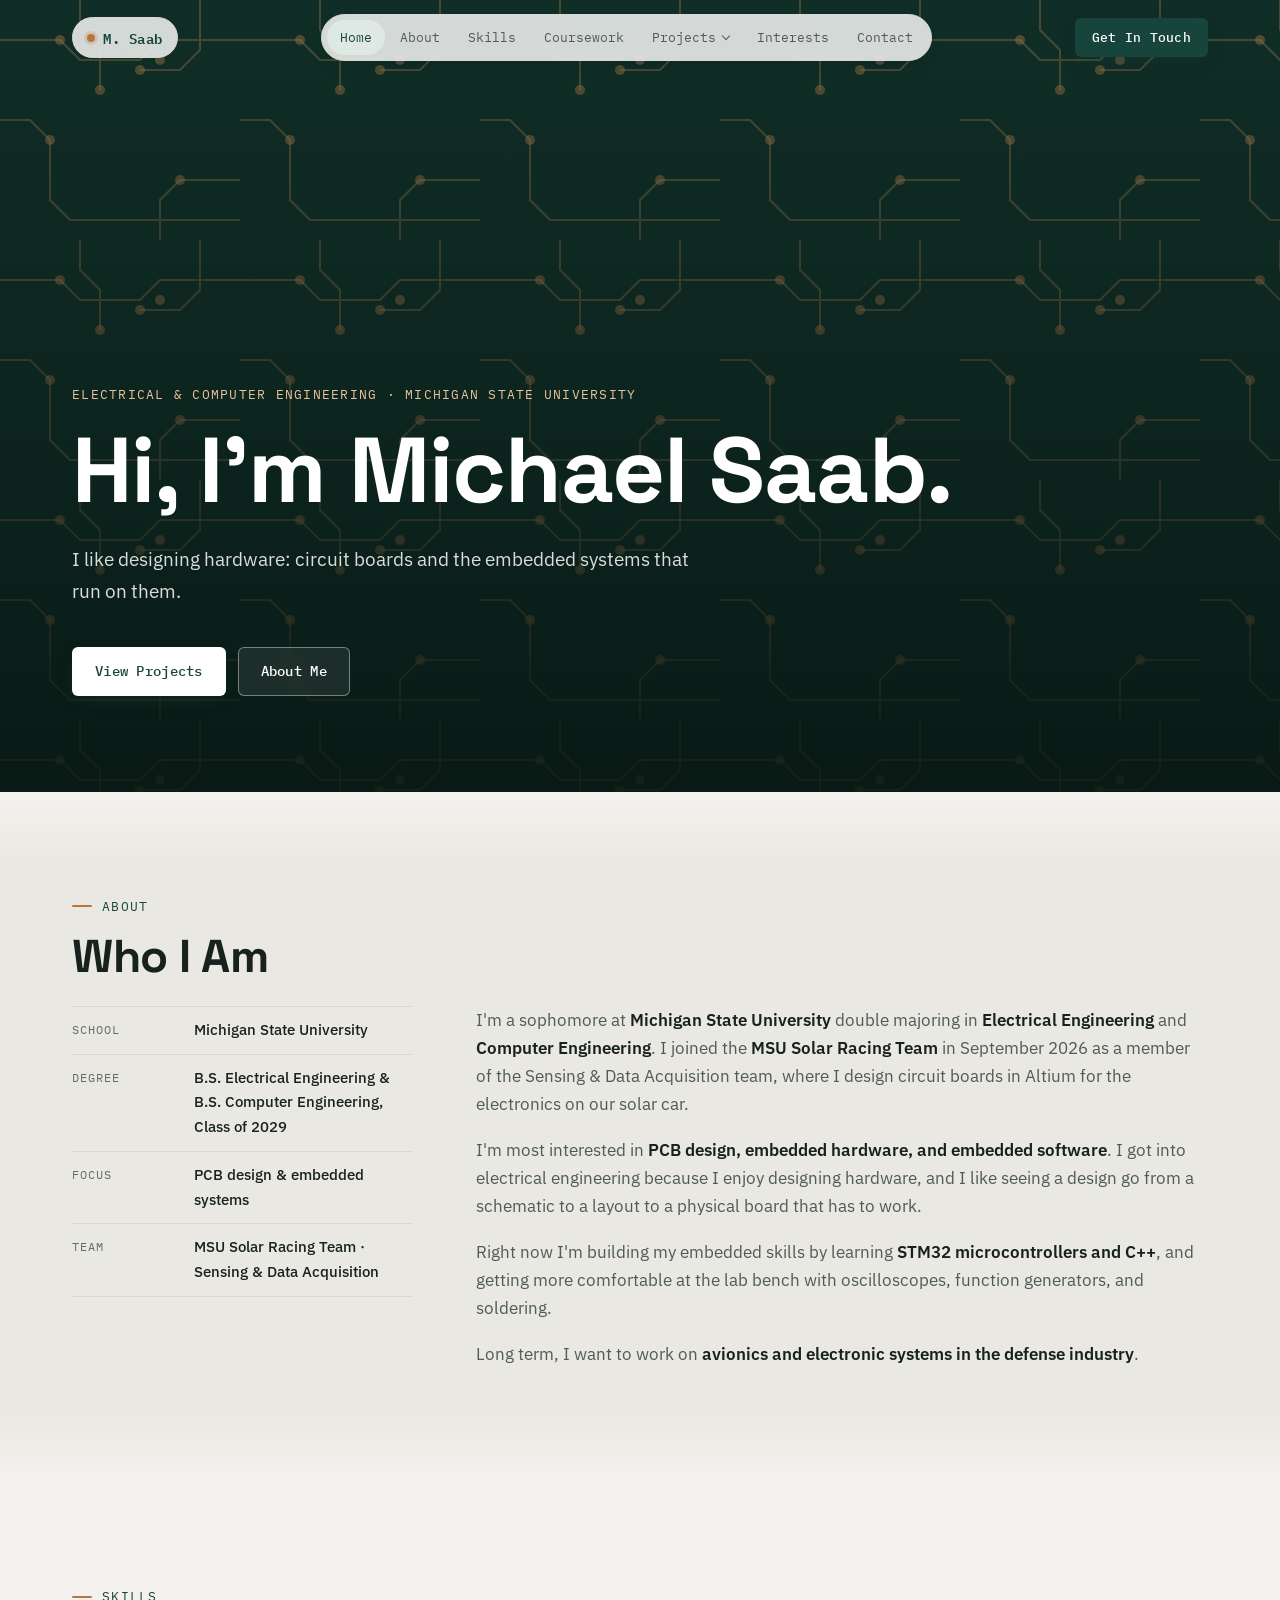
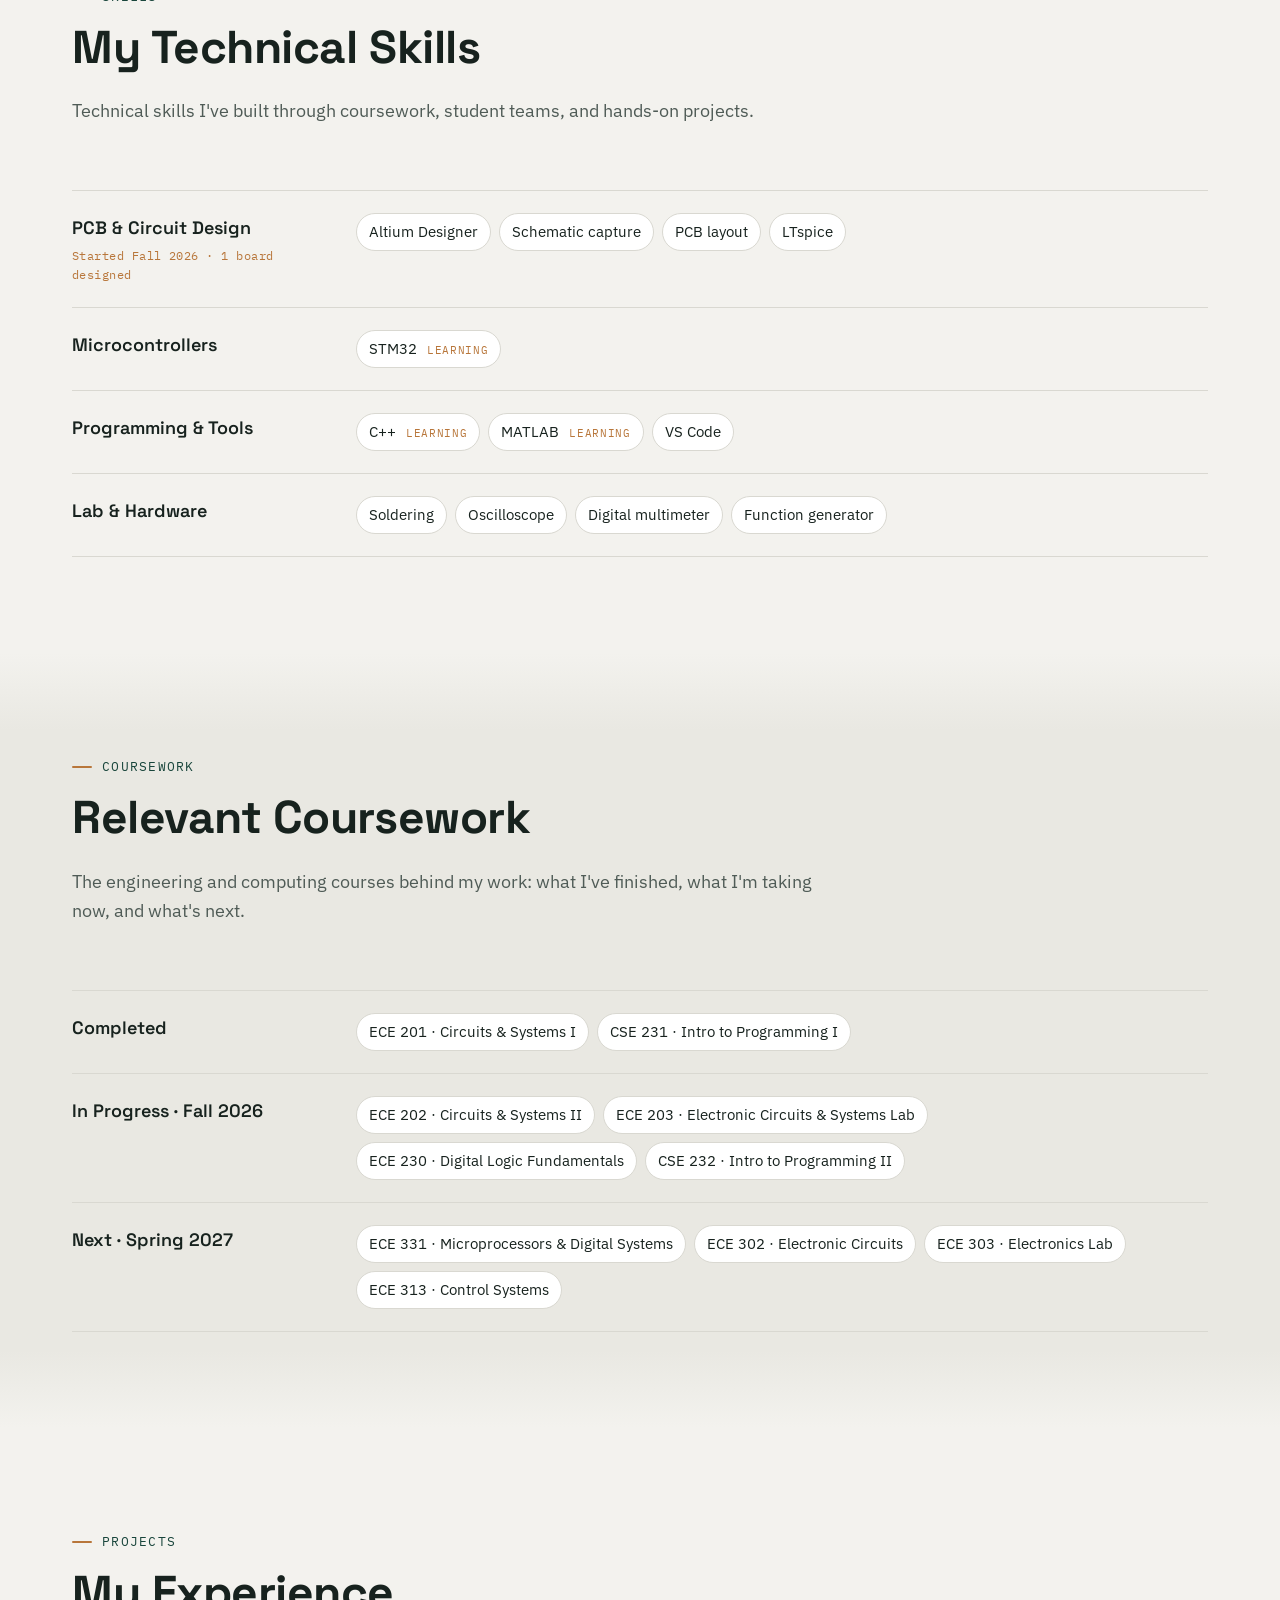
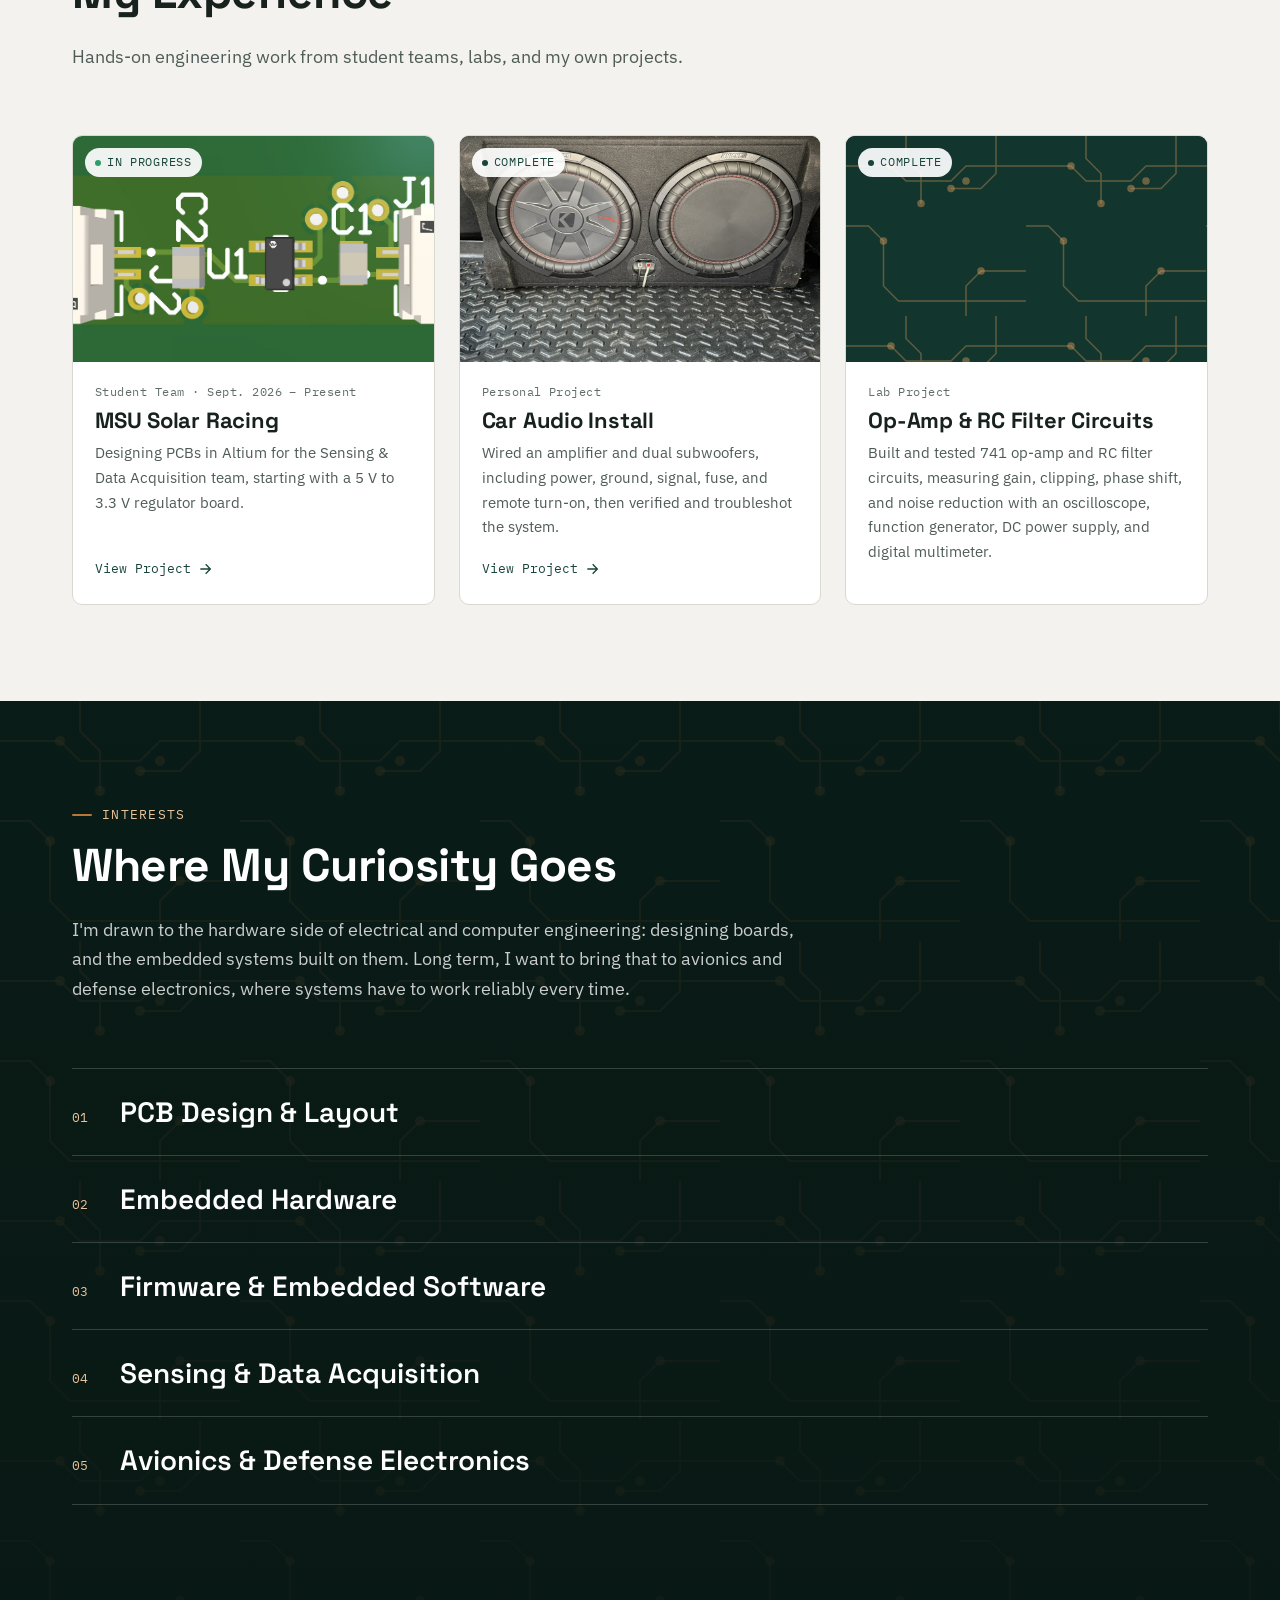
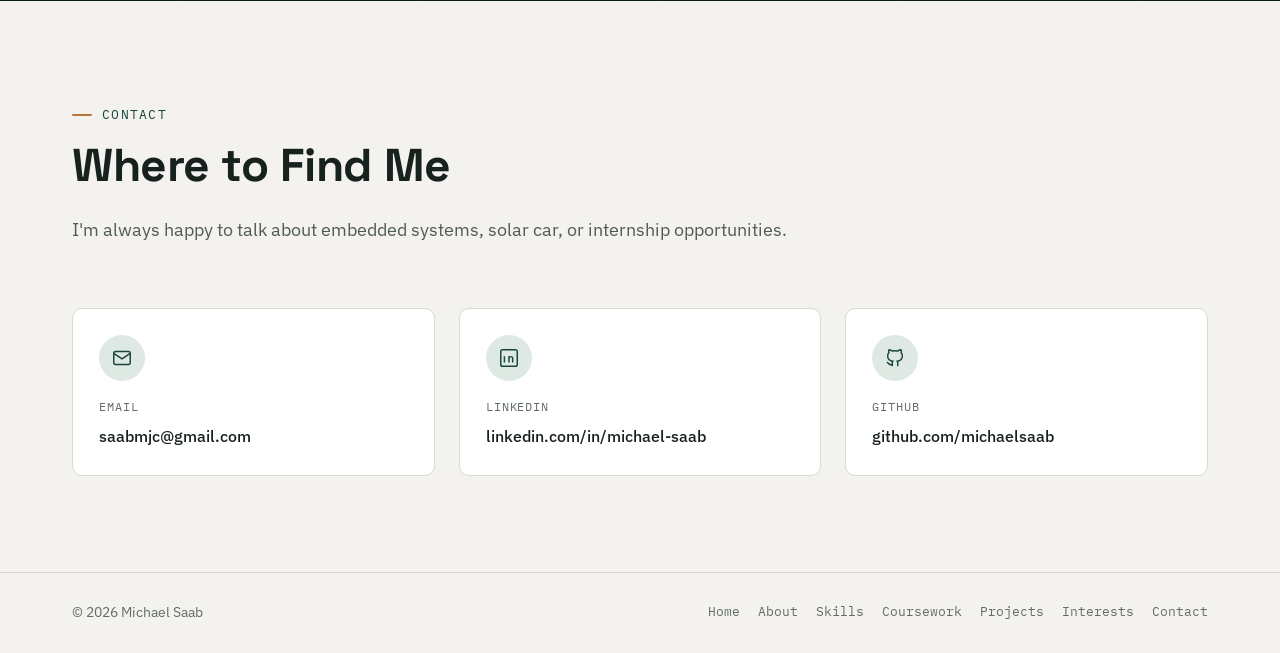
<file: index.html>
<!DOCTYPE html>
<html lang="en" class="no-js">
<head>
<meta charset="UTF-8">
<meta name="viewport" content="width=device-width, initial-scale=1.0">
<title>Michael Saab</title>
<meta name="description" content="Michael Saab: Electrical and Computer Engineering student at Michigan State University focused on PCB design and embedded systems.">
<link rel="icon" href="assets/favicon.svg" type="image/svg+xml">
<link rel="preconnect" href="https://fonts.googleapis.com">
<link rel="preconnect" href="https://fonts.gstatic.com" crossorigin>
<link href="https://fonts.googleapis.com/css2?family=IBM+Plex+Mono:wght@400;500;600&family=IBM+Plex+Sans:wght@400;500;600&family=Space+Grotesk:wght@500;600;700&display=swap" rel="stylesheet">
<link rel="stylesheet" href="css/styles.css?v=7">
</head>
<body>

<a class="skip-link" href="#main">Skip to main content</a>

<!-- ============ HEADER / NAV ============ -->
<header class="site-header">
  <div class="header-inner">
    <a href="#home" class="brand"><span class="brand-dot"></span>M. Saab</a>
    <nav class="main-nav" id="mainNav" aria-label="Primary">
      <a href="#home" class="nav-link">Home</a>
      <a href="#about" class="nav-link">About</a>
      <a href="#skills" class="nav-link">Skills</a>
      <a href="#coursework" class="nav-link">Coursework</a>
      <div class="nav-dropdown">
        <a href="#projects" class="nav-link nav-dropdown-trigger">Projects</a>
        <div class="nav-dropdown-menu">
          <a href="solar-racing.html">MSU Solar Racing</a>
          <a href="car-audio.html">Car Audio Install</a>
        </div>
      </div>
      <a href="#interests" class="nav-link">Interests</a>
      <a href="#contact" class="nav-link">Contact</a>
    </nav>
    <a href="#contact" class="btn btn-primary btn-sm header-cta">Get In Touch</a>
    <button class="nav-toggle" id="navToggle" aria-expanded="false" aria-controls="mainNav" aria-label="Toggle navigation menu">
      <span></span><span></span><span></span>
    </button>
  </div>
</header>
<div class="nav-overlay" id="navOverlay" aria-hidden="true"></div>

<main id="main">

  <!-- ============ HERO ============ -->
  <section class="hero" id="home">
    <div class="hero-bg" aria-hidden="true">
      <!-- To use a photo: replace the div below with
           <img src="assets/images/hero.jpg" alt=""> -->
      <div class="pcb-pattern"></div>
      <div class="hero-bg-scrim"></div>
    </div>
    <div class="hero-content">
      <p class="eyebrow">Electrical &amp; Computer Engineering &middot; Michigan State University</p>
      <h1 class="hero-title">Hi, I'm Michael Saab.</h1>
      <p class="hero-lede">I like designing hardware: circuit boards and the embedded systems that run on them.</p>
      <div class="hero-actions">
        <a href="#projects" class="btn btn-primary">View Projects</a>
        <a href="#about" class="btn btn-ghost">About Me</a>
      </div>
    </div>
  </section>

  <!-- ============ ABOUT ============ -->
  <section class="section section--alt" id="about">
    <div class="section-inner">
      <p class="section-eyebrow">About</p>
      <h2 class="section-title">Who I Am</h2>

      <div class="about-grid">
        <div class="about-photo-wrap reveal">
          <dl class="fact-list">
            <div><dt>School</dt><dd>Michigan State University</dd></div>
            <div><dt>Degree</dt><dd>B.S. Electrical Engineering &amp; B.S. Computer Engineering, Class of 2029</dd></div>
            <div><dt>Focus</dt><dd>PCB design &amp; embedded systems</dd></div>
            <div><dt>Team</dt><dd>MSU Solar Racing Team &middot; Sensing &amp; Data Acquisition</dd></div>
          </dl>
        </div>

        <div class="about-copy reveal">
          <p>
            I'm a sophomore at <strong>Michigan State University</strong> double majoring in
            <strong>Electrical Engineering</strong> and <strong>Computer Engineering</strong>.
            I joined the <strong>MSU Solar Racing Team</strong> in September 2026 as a member of the
            Sensing &amp; Data Acquisition team, where I design circuit boards in Altium for the
            electronics on our solar car.
          </p>
          <p>
            I'm most interested in <strong>PCB design, embedded hardware, and embedded software</strong>.
            I got into electrical engineering because I enjoy designing hardware, and I like seeing a
            design go from a schematic to a layout to a physical board that has to work.
          </p>
          <p>
            Right now I'm building my embedded skills by learning <strong>STM32 microcontrollers and C++</strong>,
            and getting more comfortable at the lab bench with oscilloscopes, function generators, and soldering.
          </p>
          <p>
            Long term, I want to work on <strong>avionics and electronic systems in the defense industry</strong>.
          </p>
        </div>
      </div>
    </div>
  </section>

  <!-- ============ SKILLS ============ -->
  <section class="section" id="skills">
    <div class="section-inner">
      <p class="section-eyebrow">Skills</p>
      <h2 class="section-title">My Technical Skills</h2>
      <p class="section-lede">Technical skills I've built through coursework, student teams, and hands-on projects.</p>

      <dl class="spec-table reveal">
        <div class="spec-row">
          <dt>PCB &amp; Circuit Design<span class="row-note">Started Fall 2026 &middot; 1 board designed</span></dt>
          <dd><ul class="spec-list">
            <li>Altium Designer</li>
            <li>Schematic capture</li>
            <li>PCB layout</li>
            <li>LTspice</li>
          </ul></dd>
        </div>
        <div class="spec-row">
          <dt>Microcontrollers</dt>
          <dd><ul class="spec-list">
            <li>STM32 <span class="spec-note">learning</span></li>
          </ul></dd>
        </div>
        <div class="spec-row">
          <dt>Programming &amp; Tools</dt>
          <dd><ul class="spec-list">
            <li>C++ <span class="spec-note">learning</span></li>
            <li>MATLAB <span class="spec-note">learning</span></li>
            <li>VS Code</li>
          </ul></dd>
        </div>
        <div class="spec-row">
          <dt>Lab &amp; Hardware</dt>
          <dd><ul class="spec-list">
            <li>Soldering</li>
            <li>Oscilloscope</li>
            <li>Digital multimeter</li>
            <li>Function generator</li>
          </ul></dd>
        </div>
      </dl>
    </div>
  </section>

  <!-- ============ COURSEWORK ============ -->
  <section class="section section--alt" id="coursework">
    <div class="section-inner">
      <p class="section-eyebrow">Coursework</p>
      <h2 class="section-title">Relevant Coursework</h2>
      <p class="section-lede">The engineering and computing courses behind my work: what I've finished, what I'm taking now, and what's next.</p>

      <dl class="spec-table reveal">
        <div class="spec-row">
          <dt>Completed</dt>
          <dd><ul class="spec-list">
            <li>ECE 201 &middot; Circuits &amp; Systems I</li>
            <li>CSE 231 &middot; Intro to Programming I</li>
          </ul></dd>
        </div>
        <div class="spec-row">
          <dt>In Progress &middot; Fall 2026</dt>
          <dd><ul class="spec-list">
            <li>ECE 202 &middot; Circuits &amp; Systems II</li>
            <li>ECE 203 &middot; Electronic Circuits &amp; Systems Lab</li>
            <li>ECE 230 &middot; Digital Logic Fundamentals</li>
            <li>CSE 232 &middot; Intro to Programming II</li>
          </ul></dd>
        </div>
        <div class="spec-row">
          <dt>Next &middot; Spring 2027</dt>
          <dd><ul class="spec-list">
            <li>ECE 331 &middot; Microprocessors &amp; Digital Systems</li>
            <li>ECE 302 &middot; Electronic Circuits</li>
            <li>ECE 303 &middot; Electronics Lab</li>
            <li>ECE 313 &middot; Control Systems</li>
          </ul></dd>
        </div>
      </dl>
    </div>
  </section>

  <!-- ============ PROJECTS ============ -->
  <section class="section" id="projects">
    <div class="section-inner">
      <p class="section-eyebrow">Projects</p>
      <h2 class="section-title">My Experience</h2>
      <p class="section-lede">Hands-on engineering work from student teams, labs, and my own projects.</p>

      <div class="projects-grid">
        <a href="solar-racing.html" class="project-card reveal">
          <div class="project-card-media">
            <img src="assets/images/ldo-3d.jpg" alt="3D render of a small green circuit board with a voltage regulator, two capacitors, and a connector at each end">
            <div class="project-card-tag">In Progress</div>
          </div>
          <div class="project-card-body">
            <span class="project-card-eyebrow">Student Team &middot; Sept. 2026 &ndash; Present</span>
            <h3>MSU Solar Racing</h3>
            <p>Designing PCBs in Altium for the Sensing &amp; Data Acquisition team, starting with a 5&nbsp;V to 3.3&nbsp;V regulator board.</p>
            <span class="project-card-link">View Project <svg viewBox="0 0 24 24" width="16" height="16" fill="none" stroke="currentColor" stroke-width="2"><path d="M5 12h14M13 5l7 7-7 7"/></svg></span>
          </div>
        </a>
        <a href="car-audio.html" class="project-card reveal">
          <div class="project-card-media">
            <img src="assets/images/audio-subs.jpg" alt="Dual-subwoofer enclosure installed in a vehicle cargo area" style="object-position:center 70%">
            <div class="project-card-tag project-card-tag--done">Complete</div>
          </div>
          <div class="project-card-body">
            <span class="project-card-eyebrow">Personal Project</span>
            <h3>Car Audio Install</h3>
            <p>Wired an amplifier and dual subwoofers, including power, ground, signal, fuse, and remote turn-on, then verified and troubleshot the system.</p>
            <span class="project-card-link">View Project <svg viewBox="0 0 24 24" width="16" height="16" fill="none" stroke="currentColor" stroke-width="2"><path d="M5 12h14M13 5l7 7-7 7"/></svg></span>
          </div>
        </a>
        <div class="project-card reveal">
          <div class="project-card-media">
            <div class="pcb-pattern"></div>
            <div class="project-card-tag project-card-tag--done">Complete</div>
          </div>
          <div class="project-card-body">
            <span class="project-card-eyebrow">Lab Project</span>
            <h3>Op-Amp &amp; RC Filter Circuits</h3>
            <p>Built and tested 741 op-amp and RC filter circuits, measuring gain, clipping, phase shift, and noise reduction with an oscilloscope, function generator, DC power supply, and digital multimeter.</p>
          </div>
        </div>
      </div>
    </div>
  </section>

  <!-- ============ INTERESTS ============ -->
  <section class="section goals-section" id="interests">
    <div class="hero-bg" aria-hidden="true">
      <div class="pcb-pattern"></div>
      <div class="hero-bg-scrim"></div>
    </div>
    <div class="section-inner">
      <p class="section-eyebrow">Interests</p>
      <h2 class="section-title">Where My Curiosity Goes</h2>
      <p class="section-lede">
        I'm drawn to the hardware side of electrical and computer engineering: designing boards, and
        the embedded systems built on them. Long term, I want to bring that to avionics and defense
        electronics, where systems have to work reliably every time.
      </p>

      <div class="interest-index reveal">
        <div class="interest-row" tabindex="0">
          <div class="interest-row-top"><span class="interest-num">01</span><span class="interest-name">PCB Design &amp; Layout</span></div>
          <div class="interest-desc"><p>Turning schematics into reliable, manufacturable boards.</p></div>
        </div>
        <div class="interest-row" tabindex="0">
          <div class="interest-row-top"><span class="interest-num">02</span><span class="interest-name">Embedded Hardware</span></div>
          <div class="interest-desc"><p>Microcontroller-based systems built around sensors, power, and I/O.</p></div>
        </div>
        <div class="interest-row" tabindex="0">
          <div class="interest-row-top"><span class="interest-num">03</span><span class="interest-name">Firmware &amp; Embedded Software</span></div>
          <div class="interest-desc"><p>Low-level code that talks directly to the hardware.</p></div>
        </div>
        <div class="interest-row" tabindex="0">
          <div class="interest-row-top"><span class="interest-num">04</span><span class="interest-name">Sensing &amp; Data Acquisition</span></div>
          <div class="interest-desc"><p>Getting clean, reliable measurements out of the real world and into a system.</p></div>
        </div>
        <div class="interest-row" tabindex="0">
          <div class="interest-row-top"><span class="interest-num">05</span><span class="interest-name">Avionics &amp; Defense Electronics</span></div>
          <div class="interest-desc"><p>Rugged, mission-critical electronics for aircraft and defense systems.</p></div>
        </div>
      </div>
    </div>
  </section>

  <!-- ============ CONTACT ============ -->
  <section class="section" id="contact">
    <div class="section-inner">
      <p class="section-eyebrow">Contact</p>
      <h2 class="section-title">Where to Find Me</h2>
      <p class="section-lede">I'm always happy to talk about embedded systems, solar car, or internship opportunities.</p>

      <div class="contact-grid">
        <a class="contact-card reveal" href="mailto:saabmjc@gmail.com">
          <span class="contact-icon" aria-hidden="true"><svg viewBox="0 0 24 24" width="22" height="22" fill="none" stroke="currentColor" stroke-width="1.6"><rect x="3" y="5" width="18" height="14" rx="2"/><path d="M3 7l9 6 9-6"/></svg></span>
          <span class="contact-label">Email</span>
          <span class="contact-value">saabmjc@gmail.com</span>
        </a>
        <a class="contact-card reveal" href="https://www.linkedin.com/in/michael-saab-1462b9391/" target="_blank" rel="noopener noreferrer">
          <span class="contact-icon" aria-hidden="true"><svg viewBox="0 0 24 24" width="22" height="22" fill="none" stroke="currentColor" stroke-width="1.6"><rect x="3" y="3" width="18" height="18" rx="2"/><path d="M7 10v7M7 7v.01M12 17v-4.5a2 2 0 0 1 4 0V17M12 17v-7"/></svg></span>
          <span class="contact-label">LinkedIn</span>
          <span class="contact-value">linkedin.com/in/michael-saab</span>
        </a>
        <a class="contact-card reveal" href="https://github.com/michaelsaab" target="_blank" rel="noopener noreferrer">
          <span class="contact-icon" aria-hidden="true"><svg viewBox="0 0 24 24" width="22" height="22" fill="none" stroke="currentColor" stroke-width="1.6"><path d="M9 19c-4 1.5-4-2-6-2.5M15 21v-3.5c0-1 .1-1.4-.5-2 2.8-.3 5.5-1.4 5.5-6a4.6 4.6 0 0 0-1.3-3.2 4.2 4.2 0 0 0-.1-3.2s-1.1-.3-3.5 1.3a12 12 0 0 0-6.2 0C6.5 2.8 5.4 3.1 5.4 3.1a4.2 4.2 0 0 0-.1 3.2A4.6 4.6 0 0 0 4 9.5c0 4.6 2.7 5.7 5.5 6-.6.6-.6 1.2-.5 2V21"/></svg></span>
          <span class="contact-label">GitHub</span>
          <span class="contact-value">github.com/michaelsaab</span>
        </a>
      </div>
    </div>
  </section>

</main>

<!-- ============ FOOTER ============ -->
<footer class="site-footer">
  <div class="footer-inner">
    <span>&copy; <span id="year">2026</span> Michael Saab</span>
    <nav class="footer-nav" aria-label="Footer">
      <a href="#home">Home</a><a href="#about">About</a><a href="#skills">Skills</a>
      <a href="#coursework">Coursework</a><a href="#projects">Projects</a>
      <a href="#interests">Interests</a><a href="#contact">Contact</a>
    </nav>
  </div>
</footer>

<script src="js/main.js?v=6"></script>
</body>
</html>
</file>
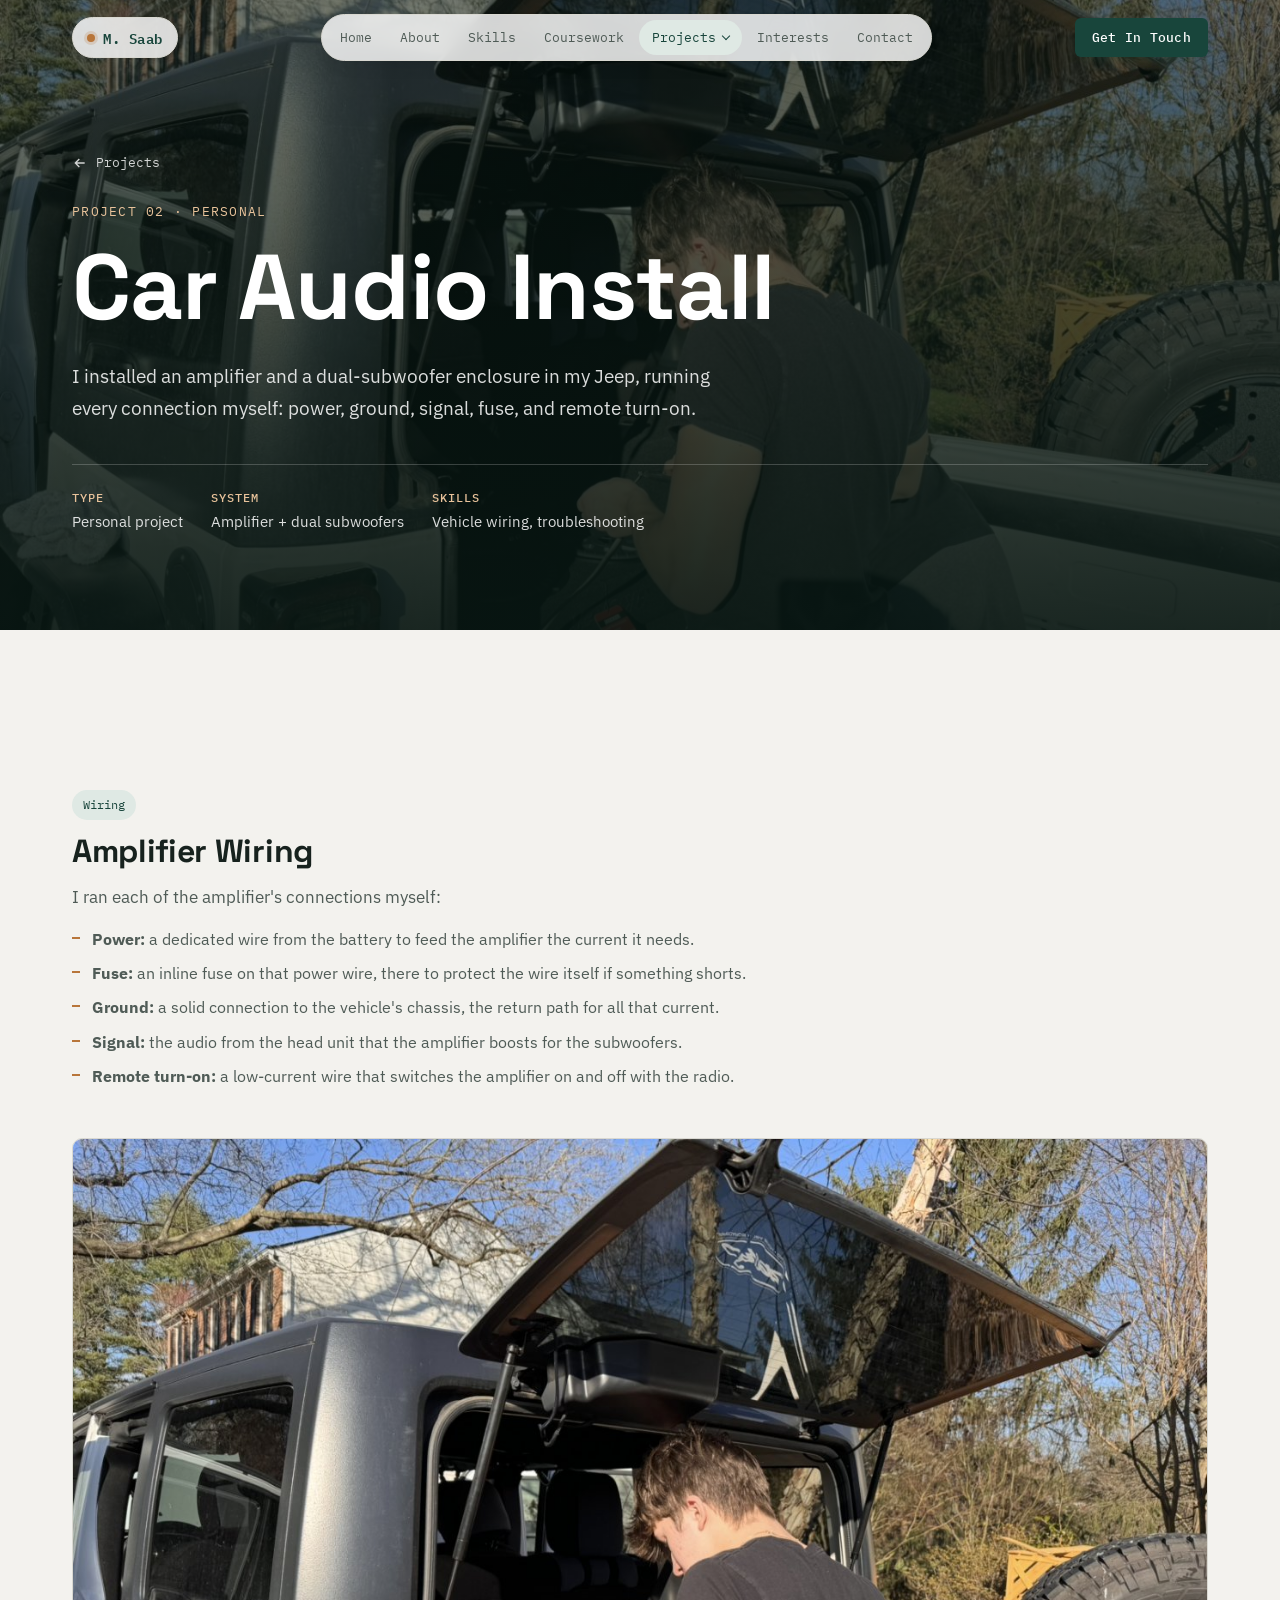
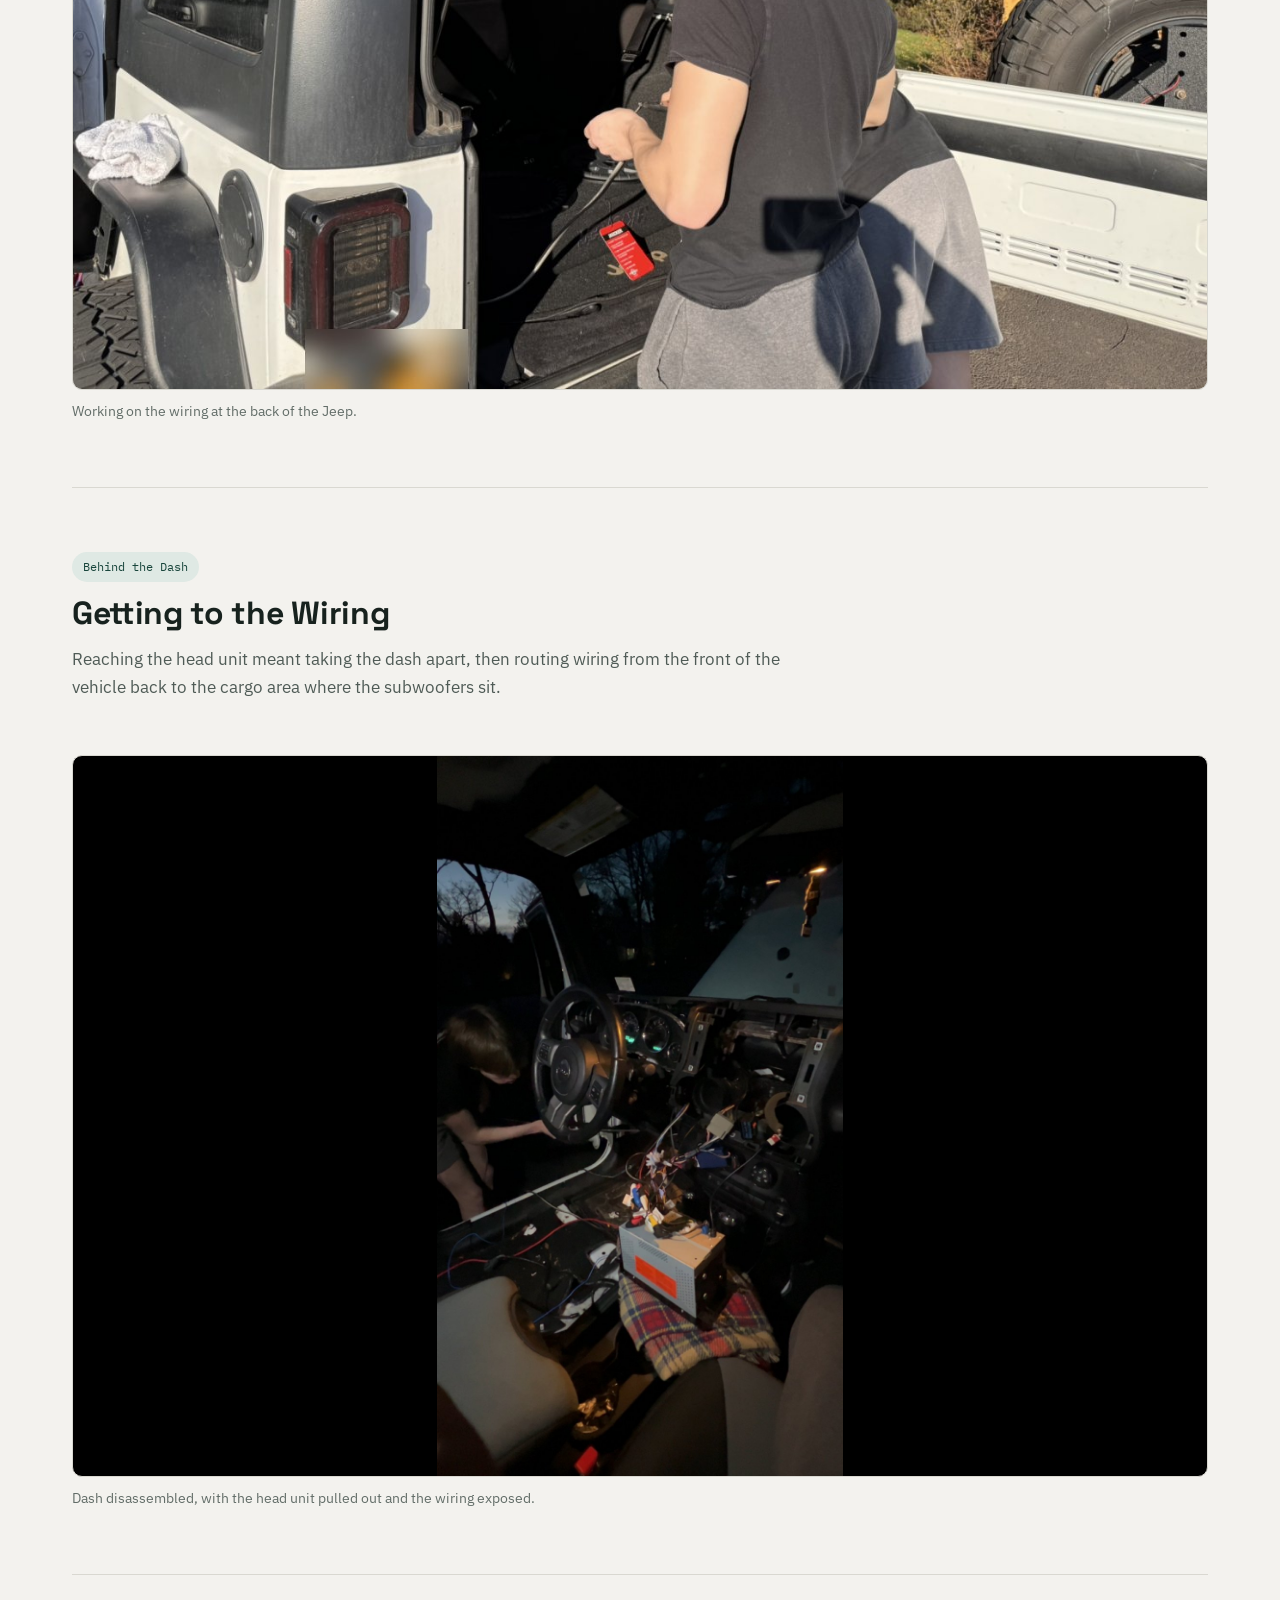
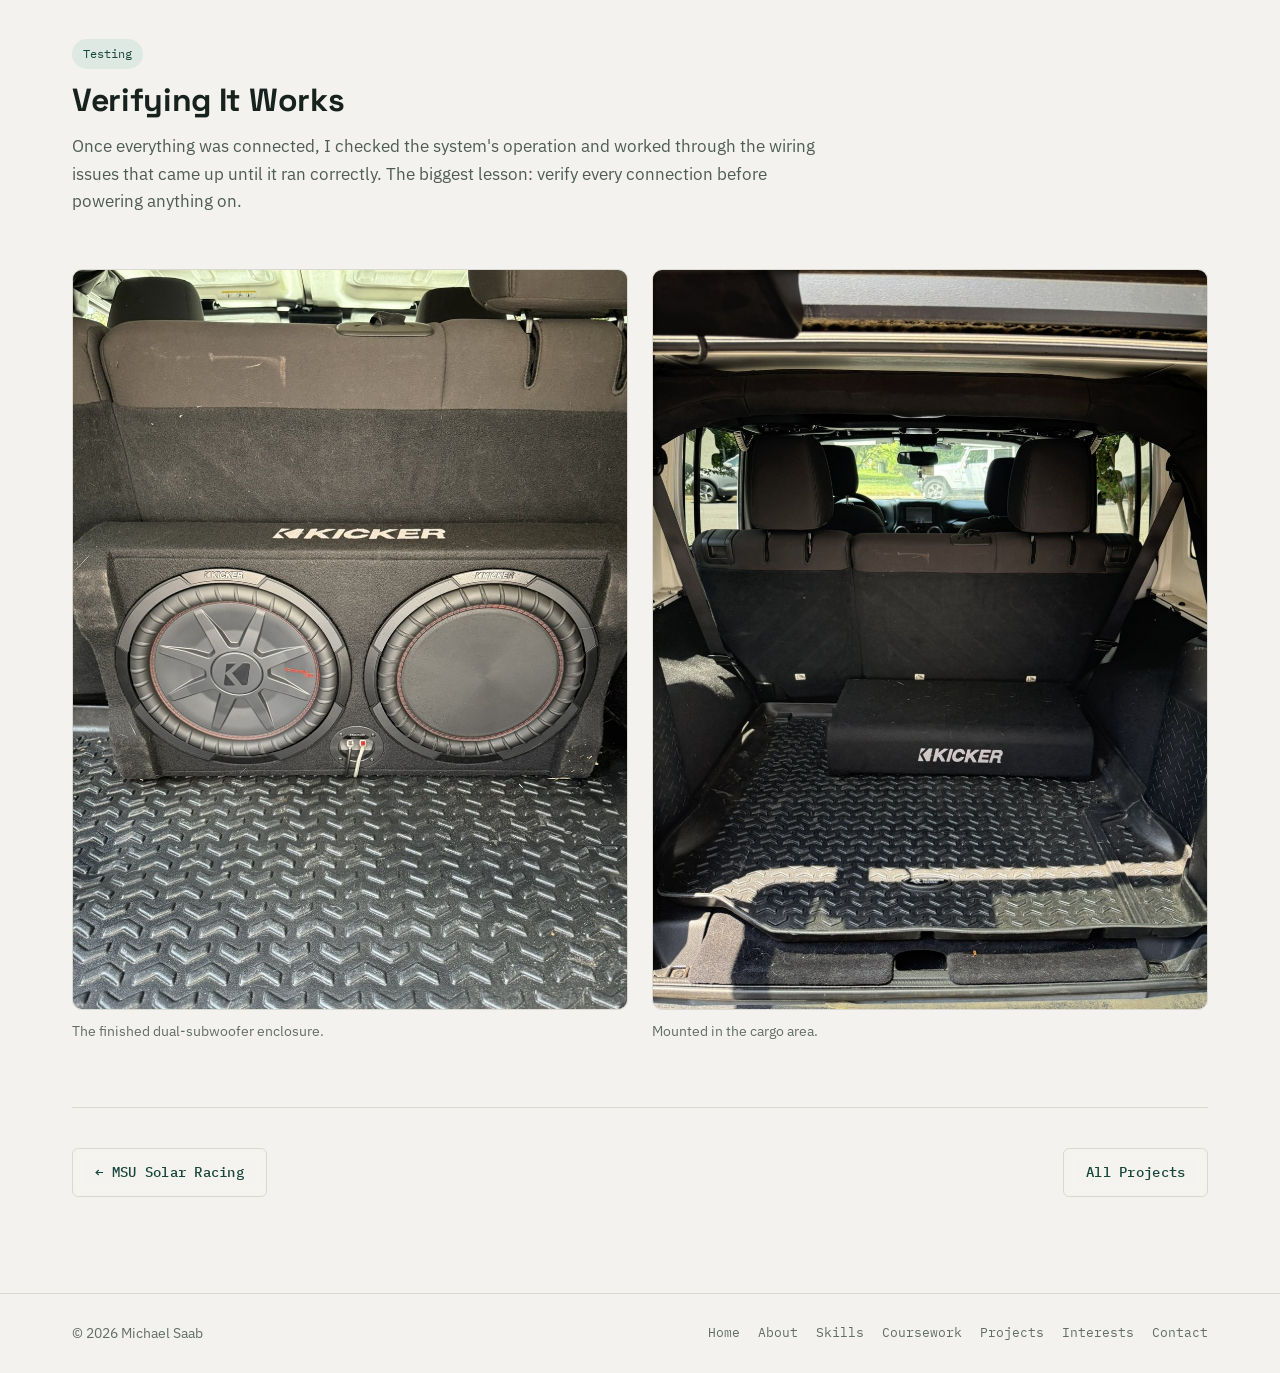
<file: car-audio.html>
<!DOCTYPE html>
<html lang="en" class="no-js">
<head>
<meta charset="UTF-8">
<meta name="viewport" content="width=device-width, initial-scale=1.0">
<title>Car Audio Install | Michael Saab</title>
<meta name="description" content="Michael Saab's car audio installation: amplifier and subwoofer wiring.">
<link rel="icon" href="assets/favicon.svg" type="image/svg+xml">
<link rel="preconnect" href="https://fonts.googleapis.com">
<link rel="preconnect" href="https://fonts.gstatic.com" crossorigin>
<link href="https://fonts.googleapis.com/css2?family=IBM+Plex+Mono:wght@400;500;600&family=IBM+Plex+Sans:wght@400;500;600&family=Space+Grotesk:wght@500;600;700&display=swap" rel="stylesheet">
<link rel="stylesheet" href="css/styles.css?v=7">
</head>
<body>

<a class="skip-link" href="#main">Skip to main content</a>

<header class="site-header">
  <div class="header-inner">
    <a href="index.html#home" class="brand"><span class="brand-dot"></span>M. Saab</a>
    <nav class="main-nav" id="mainNav" aria-label="Primary">
      <a href="index.html#home" class="nav-link">Home</a>
      <a href="index.html#about" class="nav-link">About</a>
      <a href="index.html#skills" class="nav-link">Skills</a>
      <a href="index.html#coursework" class="nav-link">Coursework</a>
      <div class="nav-dropdown">
        <a href="index.html#projects" class="nav-link nav-dropdown-trigger is-active">Projects</a>
        <div class="nav-dropdown-menu">
          <a href="solar-racing.html">MSU Solar Racing</a>
          <a href="car-audio.html" aria-current="page">Car Audio Install</a>
        </div>
      </div>
      <a href="index.html#interests" class="nav-link">Interests</a>
      <a href="index.html#contact" class="nav-link">Contact</a>
    </nav>
    <a href="index.html#contact" class="btn btn-primary btn-sm header-cta">Get In Touch</a>
    <button class="nav-toggle" id="navToggle" aria-expanded="false" aria-controls="mainNav" aria-label="Toggle navigation menu">
      <span></span><span></span><span></span>
    </button>
  </div>
</header>
<div class="nav-overlay" id="navOverlay" aria-hidden="true"></div>

<main id="main">

  <!-- ============ PROJECT HERO ============ -->
  <section class="hero project-hero">
    <div class="hero-bg" aria-hidden="true">
      <img src="assets/images/audio-install.jpg" alt="">
      <div class="hero-bg-scrim"></div>
    </div>
    <div class="hero-content">
      <a href="index.html#projects" class="back-link">
        <svg viewBox="0 0 24 24" width="16" height="16" fill="none" stroke="currentColor" stroke-width="2"><path d="M19 12H5M11 18l-6-6 6-6"/></svg>
        Projects
      </a>
      <p class="eyebrow">Project 02 &middot; Personal</p>
      <h1 class="hero-title">Car Audio Install</h1>
      <p class="hero-lede">
        I installed an amplifier and a dual-subwoofer enclosure in my Jeep, running every connection
        myself: power, ground, signal, fuse, and remote turn-on.
      </p>
      <div class="project-meta-row">
        <span><strong>Type</strong>Personal project</span>
        <span><strong>System</strong>Amplifier + dual subwoofers</span>
        <span><strong>Skills</strong>Vehicle wiring, troubleshooting</span>
      </div>
    </div>
  </section>

  <section class="section">
    <div class="section-inner">

      <article class="story story--wide reveal">
        <div class="story-copy">
          <span class="pill">Wiring</span>
          <h2>Amplifier Wiring</h2>
          <p>I ran each of the amplifier's connections myself:</p>
          <ul>
            <li><strong>Power:</strong> a dedicated wire from the battery to feed the amplifier the current it needs.</li>
            <li><strong>Fuse:</strong> an inline fuse on that power wire, there to protect the wire itself if something shorts.</li>
            <li><strong>Ground:</strong> a solid connection to the vehicle's chassis, the return path for all that current.</li>
            <li><strong>Signal:</strong> the audio from the head unit that the amplifier boosts for the subwoofers.</li>
            <li><strong>Remote turn-on:</strong> a low-current wire that switches the amplifier on and off with the radio.</li>
          </ul>
        </div>
        <figure class="figure">
          <div class="figure-frame"><img src="assets/images/audio-install.jpg" alt="Michael working on wiring at the open rear of a white Jeep" loading="lazy"></div>
          <figcaption>Working on the wiring at the back of the Jeep.</figcaption>
        </figure>
      </article>

      <article class="story story--wide reveal">
        <div class="story-copy">
          <span class="pill">Behind the Dash</span>
          <h2>Getting to the Wiring</h2>
          <p>
            Reaching the head unit meant taking the dash apart, then routing wiring from the front of the
            vehicle back to the cargo area where the subwoofers sit.
          </p>
        </div>
        <figure class="figure">
          <div class="figure-frame figure-frame--dark"><img src="assets/images/audio-dash.jpg" alt="Jeep interior at dusk with the dash trim removed and the head unit pulled out on a blanket, wiring harnesses exposed" loading="lazy" style="max-height:720px;object-fit:contain"></div>
          <figcaption>Dash disassembled, with the head unit pulled out and the wiring exposed.</figcaption>
        </figure>
      </article>

      <article class="story story--wide reveal">
        <div class="story-copy">
          <span class="pill">Testing</span>
          <h2>Verifying It Works</h2>
          <p>
            Once everything was connected, I checked the system's operation and worked through the wiring
            issues that came up until it ran correctly. The biggest lesson: verify every connection before
            powering anything on.
          </p>
        </div>
        <div class="audio-pair">
          <figure class="figure">
            <div class="figure-frame"><img src="assets/images/audio-subs.jpg" alt="Kicker enclosure with two subwoofers installed in the cargo area" loading="lazy"></div>
            <figcaption>The finished dual-subwoofer enclosure.</figcaption>
          </figure>
          <figure class="figure">
            <div class="figure-frame"><img src="assets/images/audio-cargo.jpg" alt="Jeep cargo area with the subwoofer enclosure mounted against the rear seat" loading="lazy"></div>
            <figcaption>Mounted in the cargo area.</figcaption>
          </figure>
        </div>
      </article>

      <div class="next-project">
        <a href="solar-racing.html" class="btn btn-ghost" style="color:var(--accent);border-color:var(--border)">&larr; MSU Solar Racing</a>
        <a href="index.html#projects" class="btn btn-ghost" style="color:var(--accent);border-color:var(--border)">All Projects</a>
      </div>
    </div>
  </section>

</main>

<footer class="site-footer">
  <div class="footer-inner">
    <span>&copy; <span id="year">2026</span> Michael Saab</span>
    <nav class="footer-nav" aria-label="Footer">
      <a href="index.html#home">Home</a><a href="index.html#about">About</a><a href="index.html#skills">Skills</a>
      <a href="index.html#coursework">Coursework</a><a href="index.html#projects">Projects</a>
      <a href="index.html#interests">Interests</a><a href="index.html#contact">Contact</a>
    </nav>
  </div>
</footer>

<script src="js/main.js?v=6"></script>
</body>
</html>
</file>
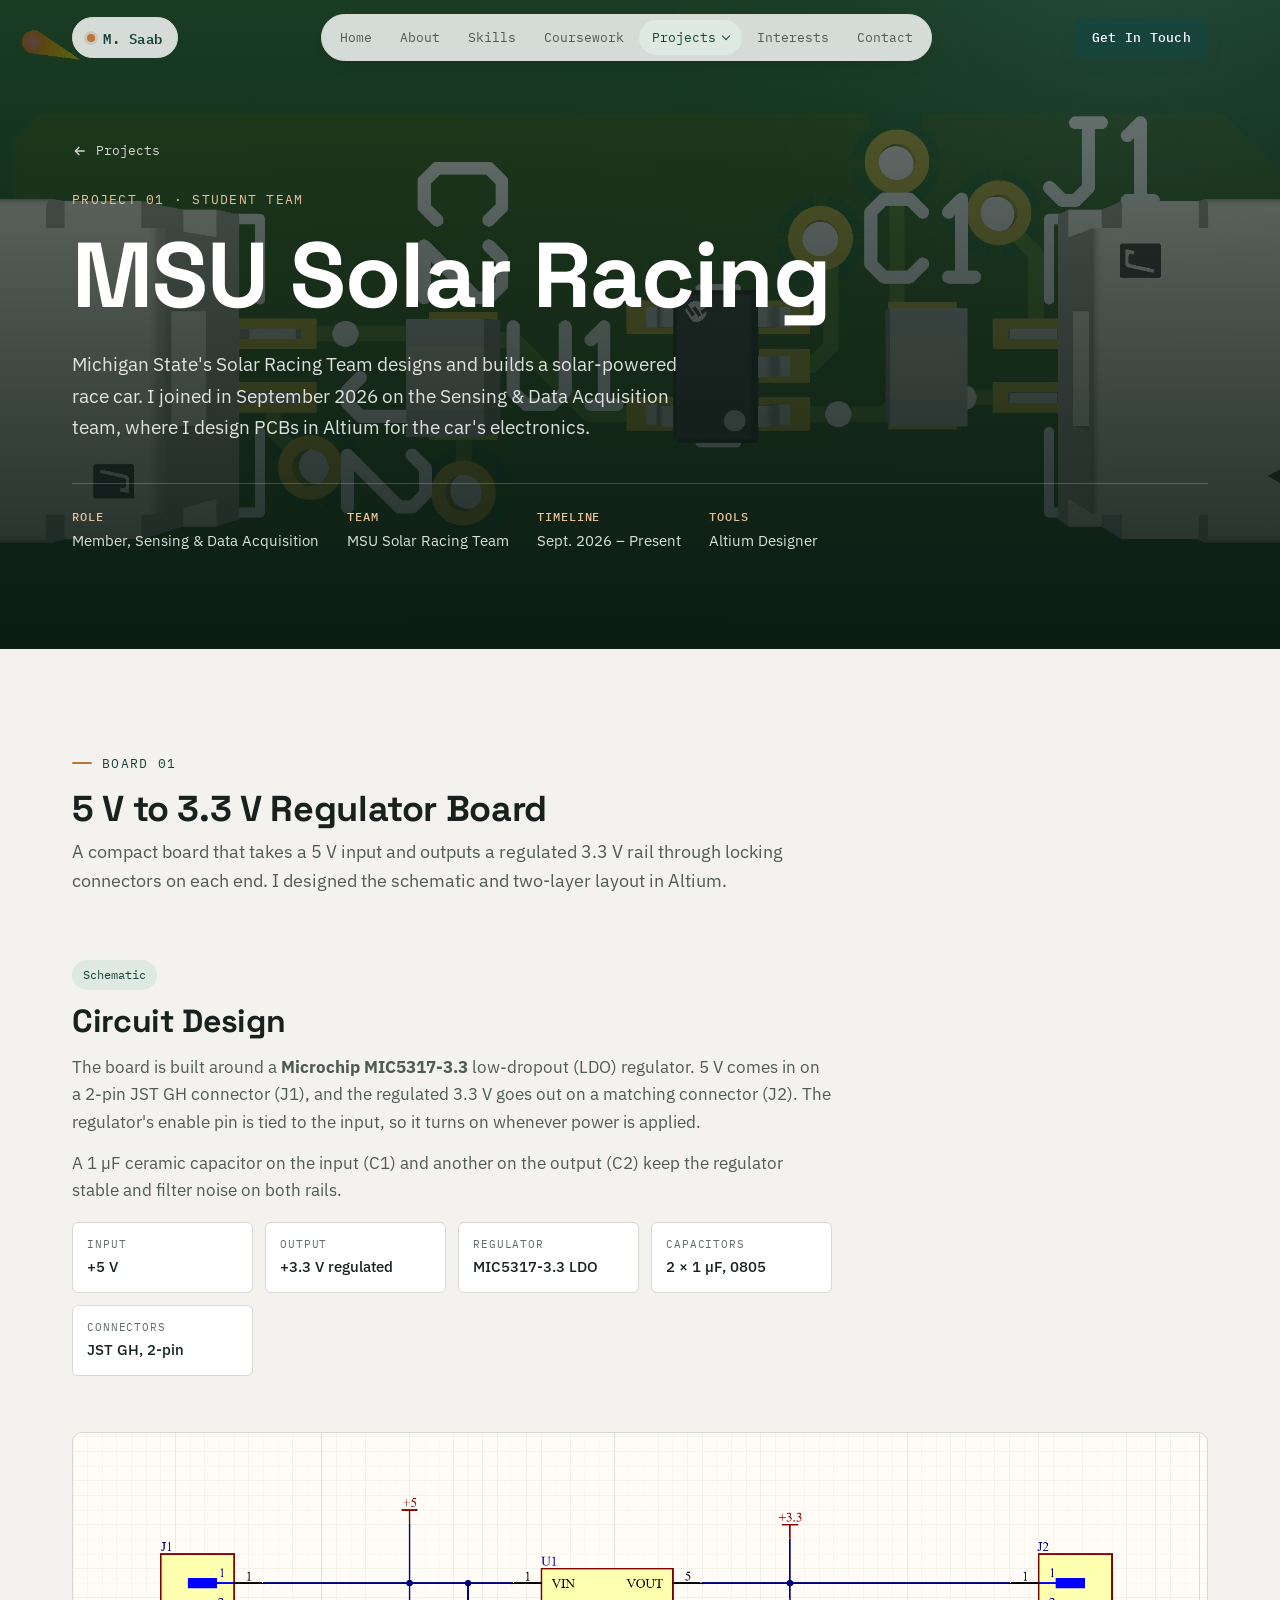
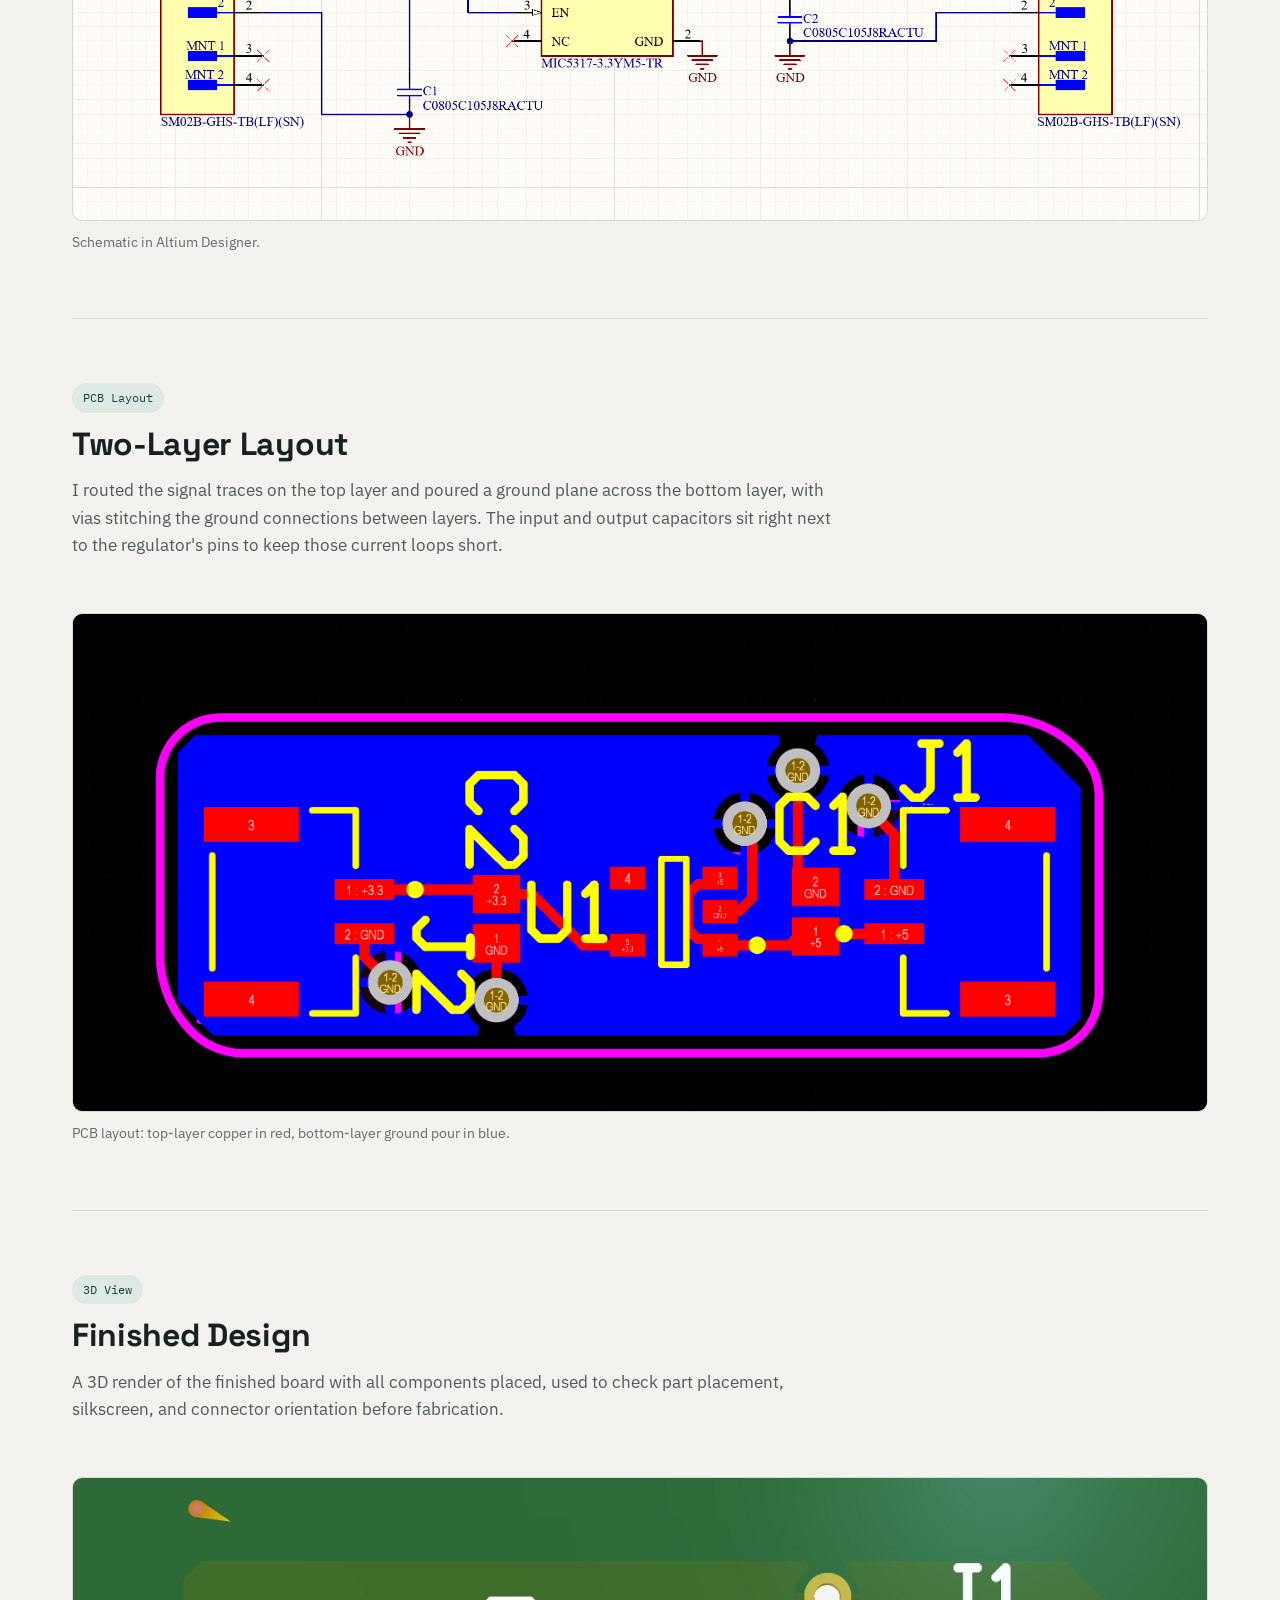
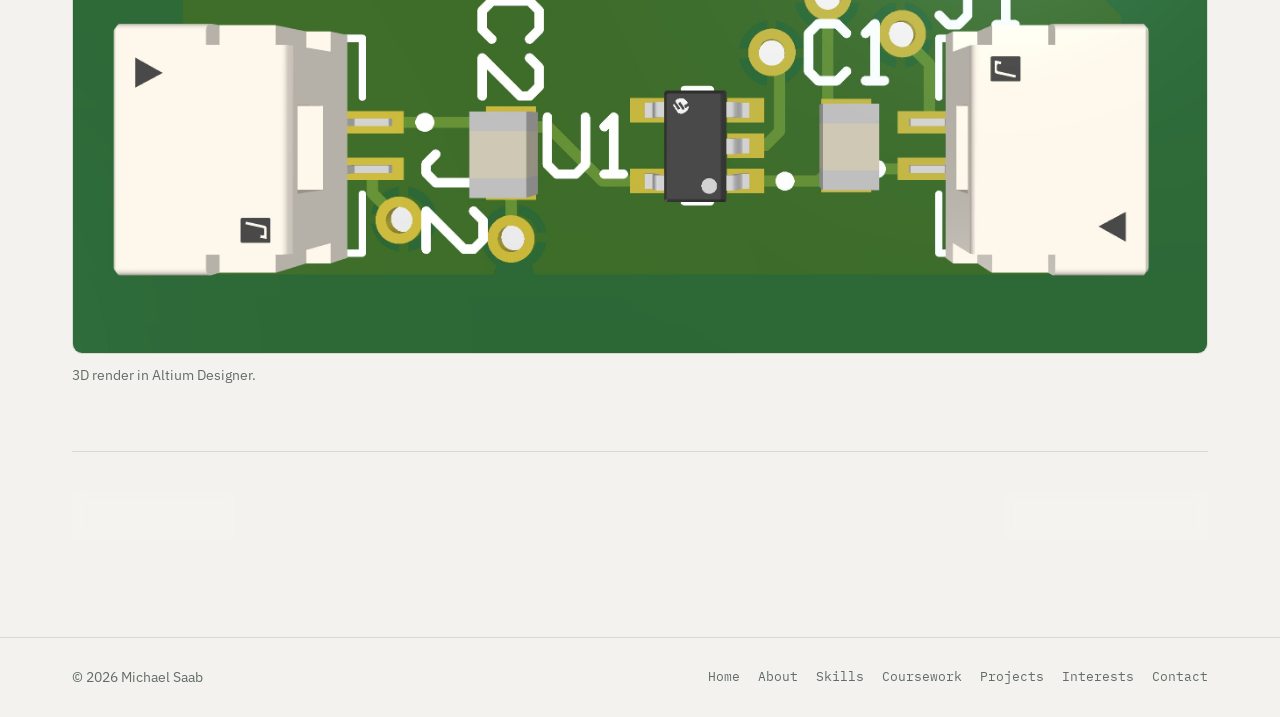
<file: solar-racing.html>
<!DOCTYPE html>
<html lang="en" class="no-js">
<head>
<meta charset="UTF-8">
<meta name="viewport" content="width=device-width, initial-scale=1.0">
<title>MSU Solar Racing | Michael Saab</title>
<meta name="description" content="Michael Saab's work on the Michigan State University Solar Racing Team.">
<link rel="icon" href="assets/favicon.svg" type="image/svg+xml">
<link rel="preconnect" href="https://fonts.googleapis.com">
<link rel="preconnect" href="https://fonts.gstatic.com" crossorigin>
<link href="https://fonts.googleapis.com/css2?family=IBM+Plex+Mono:wght@400;500;600&family=IBM+Plex+Sans:wght@400;500;600&family=Space+Grotesk:wght@500;600;700&display=swap" rel="stylesheet">
<link rel="stylesheet" href="css/styles.css?v=7">
</head>
<body>

<a class="skip-link" href="#main">Skip to main content</a>

<header class="site-header">
  <div class="header-inner">
    <a href="index.html#home" class="brand"><span class="brand-dot"></span>M. Saab</a>
    <nav class="main-nav" id="mainNav" aria-label="Primary">
      <a href="index.html#home" class="nav-link">Home</a>
      <a href="index.html#about" class="nav-link">About</a>
      <a href="index.html#skills" class="nav-link">Skills</a>
      <a href="index.html#coursework" class="nav-link">Coursework</a>
      <div class="nav-dropdown">
        <a href="index.html#projects" class="nav-link nav-dropdown-trigger is-active">Projects</a>
        <div class="nav-dropdown-menu">
          <a href="solar-racing.html" aria-current="page">MSU Solar Racing</a>
          <a href="car-audio.html">Car Audio Install</a>
        </div>
      </div>
      <a href="index.html#interests" class="nav-link">Interests</a>
      <a href="index.html#contact" class="nav-link">Contact</a>
    </nav>
    <a href="index.html#contact" class="btn btn-primary btn-sm header-cta">Get In Touch</a>
    <button class="nav-toggle" id="navToggle" aria-expanded="false" aria-controls="mainNav" aria-label="Toggle navigation menu">
      <span></span><span></span><span></span>
    </button>
  </div>
</header>
<div class="nav-overlay" id="navOverlay" aria-hidden="true"></div>

<main id="main">

  <!-- ============ PROJECT HERO ============ -->
  <section class="hero project-hero">
    <div class="hero-bg" aria-hidden="true">
      <img src="assets/images/ldo-3d.jpg" alt="">
      <div class="hero-bg-scrim"></div>
    </div>
    <div class="hero-content">
      <a href="index.html#projects" class="back-link">
        <svg viewBox="0 0 24 24" width="16" height="16" fill="none" stroke="currentColor" stroke-width="2"><path d="M19 12H5M11 18l-6-6 6-6"/></svg>
        Projects
      </a>
      <p class="eyebrow">Project 01 &middot; Student Team</p>
      <h1 class="hero-title">MSU Solar Racing</h1>
      <p class="hero-lede">
        Michigan State's Solar Racing Team designs and builds a solar-powered race car. I joined in
        September 2026 on the Sensing &amp; Data Acquisition team, where I design PCBs in Altium
        for the car's electronics.
      </p>
      <div class="project-meta-row">
        <span><strong>Role</strong>Member, Sensing &amp; Data Acquisition</span>
        <span><strong>Team</strong>MSU Solar Racing Team</span>
        <span><strong>Timeline</strong>Sept. 2026 &ndash; Present</span>
        <span><strong>Tools</strong>Altium Designer</span>
      </div>
    </div>
  </section>

  <section class="section">
    <div class="section-inner">
      <p class="section-eyebrow">Board 01</p>
      <h2 class="section-subhead">5&nbsp;V to 3.3&nbsp;V Regulator Board</h2>
      <p class="section-lede" style="margin-bottom:0">
        A compact board that takes a 5&nbsp;V input and outputs a regulated 3.3&nbsp;V rail through
        locking connectors on each end. I designed the schematic and two-layer layout in Altium.
      </p>

      <!-- Schematic -->
      <article class="story story--wide reveal">
        <div class="story-copy">
          <span class="pill">Schematic</span>
          <h2>Circuit Design</h2>
          <p>
            The board is built around a <strong>Microchip MIC5317-3.3</strong> low-dropout (LDO) regulator.
            5&nbsp;V comes in on a 2-pin JST GH connector (J1), and the regulated 3.3&nbsp;V goes out on a
            matching connector (J2). The regulator's enable pin is tied to the input, so it turns on whenever
            power is applied.
          </p>
          <p>
            A 1&nbsp;&micro;F ceramic capacitor on the input (C1) and another on the output (C2) keep
            the regulator stable and filter noise on both rails.
          </p>
          <dl class="spec-mini">
            <div><dt>Input</dt><dd>+5 V</dd></div>
            <div><dt>Output</dt><dd>+3.3 V regulated</dd></div>
            <div><dt>Regulator</dt><dd>MIC5317-3.3 LDO</dd></div>
            <div><dt>Capacitors</dt><dd>2 &times; 1 &micro;F, 0805</dd></div>
            <div><dt>Connectors</dt><dd>JST GH, 2-pin</dd></div>
          </dl>
        </div>
        <figure class="figure">
          <div class="figure-frame"><img src="assets/images/ldo-schematic.png" alt="Altium schematic: J1 connector feeds +5 V into a MIC5317-3.3 regulator with enable tied to input, 1 microfarad capacitors on input and output, and +3.3 V out to connector J2" loading="lazy"></div>
          <figcaption>Schematic in Altium Designer.</figcaption>
        </figure>
      </article>

      <!-- Layout -->
      <article class="story story--wide reveal">
        <div class="story-copy">
          <span class="pill">PCB Layout</span>
          <h2>Two-Layer Layout</h2>
          <p>
            I routed the signal traces on the top layer and poured a ground plane across the bottom layer,
            with vias stitching the ground connections between layers. The input and output capacitors sit
            right next to the regulator's pins to keep those current loops short.
          </p>
        </div>
        <figure class="figure">
          <div class="figure-frame figure-frame--dark"><img src="assets/images/ldo-layout.png" alt="Altium PCB layout: red top-layer traces, blue bottom-layer ground pour, ground stitching vias, and a rounded board outline" loading="lazy"></div>
          <figcaption>PCB layout: top-layer copper in red, bottom-layer ground pour in blue.</figcaption>
        </figure>
      </article>

      <!-- 3D -->
      <article class="story story--wide reveal">
        <div class="story-copy">
          <span class="pill">3D View</span>
          <h2>Finished Design</h2>
          <p>
            A 3D render of the finished board with all components placed, used to check part placement,
            silkscreen, and connector orientation before fabrication.
          </p>
        </div>
        <figure class="figure">
          <div class="figure-frame"><img src="assets/images/ldo-3d.jpg" alt="3D render of the regulator board showing the regulator IC, two capacitors, and white JST GH connectors on each end" loading="lazy"></div>
          <figcaption>3D render in Altium Designer.</figcaption>
        </figure>
      </article>

      <div class="next-project">
        <a href="index.html#projects" class="btn btn-ghost" style="color:var(--accent);border-color:var(--border)">&larr; All Projects</a>
        <a href="car-audio.html" class="btn btn-ghost" style="color:var(--accent);border-color:var(--border)">Car Audio Install &rarr;</a>
      </div>
    </div>
  </section>

</main>

<footer class="site-footer">
  <div class="footer-inner">
    <span>&copy; <span id="year">2026</span> Michael Saab</span>
    <nav class="footer-nav" aria-label="Footer">
      <a href="index.html#home">Home</a><a href="index.html#about">About</a><a href="index.html#skills">Skills</a>
      <a href="index.html#coursework">Coursework</a><a href="index.html#projects">Projects</a>
      <a href="index.html#interests">Interests</a><a href="index.html#contact">Contact</a>
    </nav>
  </div>
</footer>

<script src="js/main.js?v=6"></script>
</body>
</html>
</file>
<file: css/styles.css>
/* ===================================================================
   Michael Saab — Engineering Portfolio
   Light, technical design system. Spartan green on warm off-white.
=================================================================== */

:root{
  --bg:          #f3f2ee;
  --bg-rgb:      243,242,238;
  --bg-alt:      #e9e8e2;
  --surface:     #ffffff;
  --border:      #d9d8d1;
  --border-soft: #e5e4de;

  --text:        #17221e;
  --text-dim:    #4f5b56;
  --text-faint:  #626d68;

  --accent:      #18453b;           /* MSU Spartan green */
  --accent-rgb:  24,69,59;
  --accent-soft: #2f6b5c;
  --accent-tint: #dfe9e4;
  --copper:      #b8763a;           /* PCB copper, used sparingly */

  --font-head: 'Space Grotesk', system-ui, sans-serif;
  --font-body: 'IBM Plex Sans', system-ui, sans-serif;
  --font-mono: 'IBM Plex Mono', ui-monospace, monospace;

  --space-xs: 8px;  --space-sm: 16px; --space-md: 24px;
  --space-lg: 40px; --space-xl: 64px; --space-2xl: 96px;

  --radius: 10px; --radius-sm: 6px;
  --gutter: 16px;
  --ease: cubic-bezier(0.22, 1, 0.36, 1);
}
@media (min-width: 600px){ :root{ --gutter: 32px; } }
@media (min-width: 901px){ :root{ --gutter: 72px; } }

/* ============ RESET ============ */
*, *::before, *::after{ box-sizing: border-box; }
html{ scroll-behavior: smooth; scroll-padding-top: 90px; }
@media (prefers-reduced-motion: reduce){
  html{ scroll-behavior: auto; }
  *, *::before, *::after{ transition-duration: 0.001ms !important; animation-duration: 0.001ms !important; }
}
body{
  margin: 0; background: var(--bg); color: var(--text);
  font-family: var(--font-body); font-size: 16px; line-height: 1.65;
  -webkit-font-smoothing: antialiased; overflow-x: hidden;
}
img{ max-width: 100%; display: block; }
a{ color: inherit; text-decoration: none; }
ul{ margin: 0; padding: 0; list-style: none; }
h1,h2,h3{ font-family: var(--font-head); font-weight: 700; margin: 0; line-height: 1.08; letter-spacing: -0.01em; }
p{ margin: 0; }
button{ font: inherit; cursor: pointer; background: none; border: none; color: inherit; }
:focus-visible{ outline: 2px solid var(--accent); outline-offset: 3px; border-radius: 4px; }

.skip-link{ position: absolute; left: -9999px; top: 0; z-index: 999; background: var(--accent); color: #fff; padding: 12px 18px; font-weight: 600; }
.skip-link:focus{ left: 0; }

/* Placeholder marker — remove the class once real content is in */
.ph{ background: rgba(184,118,58,0.14); border-bottom: 1px dashed var(--copper); padding: 0 3px; border-radius: 3px; }

/* ============ LAYOUT ============ */
main{ position: relative; z-index: 1; }
.section{ position: relative; padding: var(--space-2xl) var(--gutter); }
.section--alt{ background: linear-gradient(180deg, transparent, var(--bg-alt) 10%, var(--bg-alt) 90%, transparent); }
.section-inner{ max-width: 1160px; margin: 0 auto; }

.section-eyebrow, .eyebrow{
  font-family: var(--font-mono); font-size: 12.5px; letter-spacing: 0.1em; text-transform: uppercase;
  color: var(--accent); display: inline-flex; align-items: center; gap: 10px; margin-bottom: var(--space-sm);
}
.section-eyebrow::before{ content: ""; width: 20px; height: 2px; background: var(--copper); border-radius: 2px; }
.section-title{ font-size: clamp(30px, 4.2vw, 46px); margin-bottom: var(--space-md); }
.section-lede{ font-size: 18px; color: var(--text-dim); max-width: 740px; margin-bottom: var(--space-xl); }

.reveal{ opacity: 0; transform: translateY(16px); transition: opacity .6s var(--ease), transform .6s var(--ease); }
.reveal.is-visible{ opacity: 1; transform: none; }
.no-js .reveal{ opacity: 1; transform: none; }

/* ============ BUTTONS ============ */
.btn{
  display: inline-flex; align-items: center; gap: 8px; white-space: nowrap;
  padding: 12px 22px; border-radius: var(--radius-sm); border: 1px solid transparent;
  font-family: var(--font-mono); font-weight: 500; font-size: 14px; letter-spacing: 0.02em;
  transition: transform .2s var(--ease), background .2s, border-color .2s, box-shadow .2s;
}
.btn:hover{ transform: translateY(-2px); }
.btn-primary{ background: var(--accent); color: #fff; box-shadow: 0 6px 18px -8px rgba(var(--accent-rgb),.6); }
.btn-primary:hover{ background: var(--accent-soft); }
.btn-ghost{ background: rgba(255,255,255,.08); color: #fff; border-color: rgba(255,255,255,.4); backdrop-filter: blur(6px); -webkit-backdrop-filter: blur(6px); }
.btn-ghost:hover{ border-color: #fff; background: rgba(255,255,255,.16); }
.btn-sm{ padding: 8px 16px; font-size: 13px; }

/* ============ HEADER ============ */
.site-header{ position: fixed; top: 0; left: 0; right: 0; z-index: 100; padding: 14px var(--gutter); pointer-events: none; }
.header-inner{ max-width: 1160px; margin: 0 auto; display: flex; align-items: center; justify-content: space-between; gap: 16px; }
.header-inner > *{ pointer-events: auto; }

.brand{
  font-family: var(--font-mono); font-weight: 600; font-size: 14px; letter-spacing: .04em;
  background: rgba(255,255,255,.82); border: 1px solid var(--border); border-radius: 999px;
  padding: 8px 14px; backdrop-filter: blur(10px); -webkit-backdrop-filter: blur(10px);
  display: inline-flex; align-items: center; gap: 8px; color: var(--accent);
}
.brand-dot{ width: 8px; height: 8px; border-radius: 50%; background: var(--copper); box-shadow: 0 0 0 3px rgba(184,118,58,.2); }

.main-nav{
  display: flex; align-items: center; gap: 2px;
  background: rgba(255,255,255,.82); border: 1px solid var(--border); border-radius: 999px;
  padding: 5px; backdrop-filter: blur(10px); -webkit-backdrop-filter: blur(10px);
  box-shadow: 0 8px 24px -16px rgba(0,0,0,.3);
}
.nav-link{ font-family: var(--font-mono); font-size: 13px; padding: 7px 13px; border-radius: 999px; color: var(--text-dim); transition: background .2s, color .2s; display: inline-block; }
.nav-link:hover, .nav-link.is-active{ background: var(--accent-tint); color: var(--accent); }

.nav-dropdown{ position: relative; }
.nav-dropdown-trigger::after{ content: ""; display: inline-block; width: 6px; height: 6px; margin-left: 7px; border-right: 1.5px solid currentColor; border-bottom: 1.5px solid currentColor; transform: translateY(-3px) rotate(45deg); }
.nav-dropdown-menu{
  position: absolute; top: calc(100% + 10px); left: 50%; transform: translate(-50%, 6px);
  min-width: 230px; background: var(--surface); border: 1px solid var(--border); border-radius: var(--radius);
  padding: 6px; box-shadow: 0 18px 40px -20px rgba(0,0,0,.35);
  opacity: 0; visibility: hidden; transition: opacity .2s, transform .2s var(--ease), visibility .2s;
}
.nav-dropdown-menu::before{ content: ""; position: absolute; inset: -12px 0 auto 0; height: 12px; }
.nav-dropdown:hover .nav-dropdown-menu, .nav-dropdown:focus-within .nav-dropdown-menu{ opacity: 1; visibility: visible; transform: translate(-50%, 0); }
.nav-dropdown-menu a{ display: block; padding: 9px 12px; border-radius: var(--radius-sm); font-size: 14px; color: var(--text-dim); }
.nav-dropdown-menu a:hover, .nav-dropdown-menu a[aria-current="page"]{ background: var(--accent-tint); color: var(--accent); }

.nav-toggle{ display: none; width: 42px; height: 42px; border-radius: 50%; background: rgba(255,255,255,.88); border: 1px solid var(--border); flex-direction: column; align-items: center; justify-content: center; gap: 4px; }
.nav-toggle span{ width: 16px; height: 1.5px; background: var(--text); transition: transform .25s, opacity .25s; }
.nav-toggle[aria-expanded="true"] span:nth-child(1){ transform: translateY(5.5px) rotate(45deg); }
.nav-toggle[aria-expanded="true"] span:nth-child(2){ opacity: 0; }
.nav-toggle[aria-expanded="true"] span:nth-child(3){ transform: translateY(-5.5px) rotate(-45deg); }
.nav-overlay{ display: none; }

@media (max-width: 960px){
  .nav-toggle{ display: inline-flex; }
  .header-cta{ display: none; }
  .main-nav{
    position: fixed; top: 0; right: 0; bottom: 0; width: min(300px, 82vw);
    flex-direction: column; align-items: stretch; gap: 4px;
    border-radius: 0; padding: 84px 16px 24px; background: var(--surface);
    transform: translateX(100%); transition: transform .3s var(--ease); z-index: 101; overflow-y: auto;
  }
  .main-nav.is-open{ transform: none; }
  .nav-link{ font-size: 15px; padding: 11px 14px; border-radius: var(--radius-sm); }
  .nav-dropdown-trigger::after{ display: none; }
  .nav-dropdown-menu{ position: static; transform: none; opacity: 1; visibility: visible; box-shadow: none; border: 0; padding: 0 0 0 14px; min-width: 0; background: none; }
  .nav-dropdown:hover .nav-dropdown-menu, .nav-dropdown:focus-within .nav-dropdown-menu{ transform: none; }
  .nav-toggle{ position: relative; z-index: 102; }
  .nav-overlay{ display: block; position: fixed; inset: 0; background: rgba(10,20,16,.35); opacity: 0; visibility: hidden; transition: opacity .3s; z-index: 99; }
  .nav-overlay.is-open{ opacity: 1; visibility: visible; }
}

/* ============ HERO ============ */
.hero{
  position: relative; min-height: 88vh; display: flex; align-items: flex-end;
  padding: 140px var(--gutter) var(--space-2xl); overflow: hidden; color: #fff;
}
.hero-bg{ position: absolute; inset: 0; z-index: 0; background: #0f2c25; }
.hero-bg img{ width: 100%; height: 100%; object-fit: cover; }
.hero-bg-scrim{ position: absolute; inset: 0; background: linear-gradient(180deg, rgba(8,22,18,.25) 0%, rgba(8,22,18,.55) 55%, rgba(8,22,18,.88) 100%); }
/* PCB-trace pattern used until a real photo is added */
.pcb-pattern{
  position: absolute; inset: 0;
  background-color: #12352d;
  background-image: url("data:image/svg+xml,%3Csvg xmlns='http://www.w3.org/2000/svg' width='240' height='240' fill='none' stroke='%23d79a5c' stroke-opacity='.38' stroke-width='2'%3E%3Cpath d='M0 40h60l20 20h60l20-20h80M0 120h30l20 20v60l20 20h170M80 0v30l20 20v40M160 240v-40l20-20h60M200 0v50l-20 20h-40'/%3E%3Cg fill='%23d79a5c' fill-opacity='.45' stroke='none'%3E%3Ccircle cx='60' cy='40' r='5'/%3E%3Ccircle cx='160' cy='60' r='5'/%3E%3Ccircle cx='50' cy='140' r='5'/%3E%3Ccircle cx='100' cy='90' r='5'/%3E%3Ccircle cx='180' cy='180' r='5'/%3E%3Ccircle cx='140' cy='70' r='5'/%3E%3C/g%3E%3C/svg%3E");
  background-size: 240px 240px;
}
.hero-content{ position: relative; z-index: 1; max-width: 1160px; margin: 0 auto; width: 100%; }
.hero .eyebrow{ color: #e9c39b; }
.hero-title{ font-size: clamp(42px, 8vw, 92px); margin-bottom: var(--space-md); }
.hero-lede{ font-size: 19px; max-width: 640px; color: rgba(255,255,255,.85); margin-bottom: var(--space-lg); }
.hero-actions{ display: flex; flex-wrap: wrap; gap: 12px; }
.hero-actions .btn-primary{ background: #fff; color: var(--accent); }
.hero-actions .btn-primary:hover{ background: var(--accent-tint); }

/* ============ ABOUT ============ */
.about-grid{ display: grid; grid-template-columns: 340px 1fr; gap: var(--space-xl); align-items: start; }
.about-photo-frame{
  aspect-ratio: 4/5; border-radius: var(--radius); overflow: hidden; border: 1px solid var(--border);
  background: var(--accent-tint); display: grid; place-items: center; position: relative;
}
.about-photo-frame img{ width: 100%; height: 100%; object-fit: cover; }
.photo-placeholder{ font-family: var(--font-mono); font-size: 13px; color: var(--accent); text-align: center; padding: 20px; }
.photo-placeholder svg{ margin: 0 auto 10px; opacity: .6; }
.fact-list{ margin: var(--space-md) 0 0; display: grid; gap: 0; border-top: 1px solid var(--border); }
.fact-list div{ display: grid; grid-template-columns: 110px 1fr; gap: 12px; padding: 11px 0; border-bottom: 1px solid var(--border); }
.fact-list dt{ font-family: var(--font-mono); font-size: 12px; text-transform: uppercase; letter-spacing: .08em; color: var(--text-faint); padding-top: 2px; }
.fact-list dd{ margin: 0; font-size: 15px; font-weight: 500; }
.about-copy p{ font-size: 17px; color: var(--text-dim); margin-bottom: 18px; }
.about-copy strong{ color: var(--text); font-weight: 600; }
@media (max-width: 860px){ .about-grid{ grid-template-columns: 1fr; gap: var(--space-lg); } .about-photo-wrap{ max-width: 380px; } }

/* ============ SPEC TABLE (skills / coursework) ============ */
.spec-table{ margin: 0; border-top: 1px solid var(--border); }
.spec-row{ display: grid; grid-template-columns: 260px 1fr; gap: var(--space-md); padding: 22px 0; border-bottom: 1px solid var(--border); }
.spec-row dt{ font-family: var(--font-head); font-weight: 600; font-size: 18px; }
.spec-row dd{ margin: 0; }
.spec-list{ display: flex; flex-wrap: wrap; gap: 8px; }
.spec-list li{ font-size: 14.5px; padding: 6px 12px; background: var(--surface); border: 1px solid var(--border); border-radius: 999px; }
.spec-note{ font-family: var(--font-mono); font-size: 11px; color: var(--copper); margin-left: 6px; text-transform: uppercase; letter-spacing: .06em; }
@media (max-width: 700px){ .spec-row{ grid-template-columns: 1fr; gap: 12px; } }

/* ============ PROJECT CARDS ============ */
.projects-grid{ display: grid; grid-template-columns: repeat(auto-fill, minmax(320px, 1fr)); gap: var(--space-md); }
@media (max-width: 400px){ .projects-grid{ grid-template-columns: 1fr; } }
.project-card{
  display: flex; flex-direction: column; background: var(--surface); border: 1px solid var(--border);
  border-radius: var(--radius); overflow: hidden; transition: transform .3s var(--ease), box-shadow .3s, border-color .3s;
}
a.project-card:hover{ transform: translateY(-4px); border-color: rgba(var(--accent-rgb),.4); box-shadow: 0 22px 40px -26px rgba(var(--accent-rgb),.55); }
.project-card-media{ position: relative; aspect-ratio: 16/10; overflow: hidden; background: #12352d; }
.project-card-media img{ width: 100%; height: 100%; object-fit: cover; transition: transform .5s var(--ease); }
a.project-card:hover .project-card-media img{ transform: scale(1.04); }
.project-card-media .pcb-pattern{ background-size: 180px 180px; }
.media-label{ position: absolute; inset: 0; display: grid; place-items: center; font-family: var(--font-mono); font-size: 12.5px; color: rgba(255,255,255,.75); letter-spacing: .06em; text-transform: uppercase; }
.project-card-tag{
  position: absolute; top: 12px; left: 12px; font-family: var(--font-mono); font-size: 11.5px; letter-spacing: .06em; text-transform: uppercase;
  padding: 5px 10px; border-radius: 999px; background: rgba(255,255,255,.92); color: var(--accent); display: inline-flex; align-items: center; gap: 6px;
}
.project-card-tag::before{ content: ""; width: 6px; height: 6px; border-radius: 50%; background: #2e9d6a; }
.project-card-tag--pending::before{ background: var(--copper); }
.project-card-tag--done::before{ background: var(--accent); }
.project-card-body{ padding: 20px 22px 24px; display: flex; flex-direction: column; gap: 8px; flex: 1; }
.project-card-eyebrow{ font-family: var(--font-mono); font-size: 12px; color: var(--text-faint); letter-spacing: .04em; }
.project-card-body h3{ font-size: 22px; }
.project-card-body p{ color: var(--text-dim); font-size: 15px; }
.project-card-link{ margin-top: auto; padding-top: 10px; font-family: var(--font-mono); font-size: 13px; color: var(--accent); display: inline-flex; align-items: center; gap: 6px; }
a.project-card:hover .project-card-link svg{ transform: translateX(3px); }
.project-card-link svg{ transition: transform .2s; }

/* ============ INTERESTS ============ */
.goals-section{ color: #fff; overflow: hidden; }
.goals-section .hero-bg-scrim{ background: linear-gradient(180deg, rgba(8,22,18,.82), rgba(8,22,18,.92)); }
.goals-section .section-inner{ position: relative; z-index: 1; }
.goals-section .section-eyebrow{ color: #e9c39b; }
.goals-section .section-lede{ color: rgba(255,255,255,.78); }
.interest-index{ border-top: 1px solid rgba(255,255,255,.18); }
.interest-row{ padding: 20px 0; border-bottom: 1px solid rgba(255,255,255,.18); cursor: default; outline: none; }
.interest-row-top{ display: flex; align-items: baseline; gap: 22px; }
.interest-num{ font-family: var(--font-mono); font-size: 13px; color: #e9c39b; min-width: 26px; }
.interest-name{ font-family: var(--font-head); font-size: clamp(20px, 2.6vw, 28px); font-weight: 600; transition: transform .3s var(--ease); }
.interest-desc{ display: grid; grid-template-rows: 0fr; transition: grid-template-rows .35s var(--ease); padding-left: 48px; }
.interest-desc > p{ overflow: hidden; color: rgba(255,255,255,.72); font-size: 16px; }
.interest-row:hover .interest-desc, .interest-row:focus .interest-desc{ grid-template-rows: 1fr; }
.interest-row:hover .interest-name, .interest-row:focus .interest-name{ transform: translateX(6px); }
.interest-row:hover .interest-desc > p, .interest-row:focus .interest-desc > p{ padding-top: 8px; }
@media (hover: none){ .interest-desc{ grid-template-rows: 1fr; } .interest-desc > p{ padding-top: 6px; } }

/* ============ CONTACT ============ */
.contact-grid{ display: grid; grid-template-columns: repeat(auto-fit, minmax(240px, 1fr)); gap: var(--space-md); }
.contact-card{
  display: flex; flex-direction: column; gap: 6px; padding: 26px; background: var(--surface);
  border: 1px solid var(--border); border-radius: var(--radius); transition: transform .3s var(--ease), border-color .3s;
}
.contact-card:hover{ transform: translateY(-3px); border-color: rgba(var(--accent-rgb),.45); }
.contact-icon{ width: 46px; height: 46px; border-radius: 50%; display: grid; place-items: center; background: var(--accent-tint); color: var(--accent); margin-bottom: 10px; }
.contact-label{ font-family: var(--font-mono); font-size: 12px; text-transform: uppercase; letter-spacing: .08em; color: var(--text-faint); }
.contact-value{ font-weight: 500; overflow-wrap: anywhere; }

/* ============ FOOTER ============ */
.site-footer{ position: relative; z-index: 1; border-top: 1px solid var(--border); padding: 28px var(--gutter); }
.footer-inner{ max-width: 1160px; margin: 0 auto; display: flex; flex-wrap: wrap; justify-content: space-between; gap: 16px; font-size: 14px; color: var(--text-faint); }
.footer-nav{ display: flex; flex-wrap: wrap; gap: 6px 18px; font-family: var(--font-mono); font-size: 13px; }
.footer-nav a:hover{ color: var(--accent); }

/* ============ PROJECT SUB-PAGE ============ */
.project-hero{ min-height: 70vh; }
.back-link{ display: inline-flex; align-items: center; gap: 8px; font-family: var(--font-mono); font-size: 13px; color: rgba(255,255,255,.8); margin-bottom: var(--space-md); }
.back-link:hover{ color: #fff; }
.project-meta-row{ display: flex; flex-wrap: wrap; gap: 10px 28px; padding-top: var(--space-md); border-top: 1px solid rgba(255,255,255,.2); font-size: 14.5px; color: rgba(255,255,255,.85); }
.project-meta-row strong{ display: block; font-family: var(--font-mono); font-size: 11.5px; font-weight: 500; letter-spacing: .08em; text-transform: uppercase; color: #e9c39b; margin-bottom: 2px; }

.story{ display: grid; grid-template-columns: 1fr 1fr; gap: var(--space-xl); align-items: center; padding: var(--space-xl) 0; border-bottom: 1px solid var(--border); }
.story:last-child{ border-bottom: 0; }
.story--flip .story-media{ order: -1; }
.pill{ display: inline-block; font-family: var(--font-mono); font-size: 12px; padding: 5px 11px; border-radius: 999px; background: var(--accent-tint); color: var(--accent); margin-bottom: 14px; }
.story h2{ font-size: clamp(24px, 3vw, 32px); margin-bottom: 16px; }
.story-copy p{ color: var(--text-dim); font-size: 16.5px; margin-bottom: 14px; }
.story-copy ul{ margin: 6px 0 0; }
.story-copy li{ position: relative; padding-left: 20px; color: var(--text-dim); margin-bottom: 8px; }
.story-copy li::before{ content: ""; position: absolute; left: 0; top: 11px; width: 8px; height: 2px; background: var(--copper); }
.story-media{ border-radius: var(--radius); overflow: hidden; border: 1px solid var(--border); aspect-ratio: 4/3; position: relative; background: #12352d; }
.story-media img{ width: 100%; height: 100%; object-fit: cover; }
.story-media figcaption{ position: absolute; left: 0; right: 0; bottom: 0; padding: 10px 14px; font-size: 13px; color: #fff; background: linear-gradient(transparent, rgba(0,0,0,.6)); }
@media (max-width: 860px){ .story{ grid-template-columns: 1fr; gap: var(--space-lg); } .story--flip .story-media{ order: 0; } }

.next-project{ display: flex; justify-content: space-between; align-items: center; gap: 16px; flex-wrap: wrap; padding: var(--space-lg) 0 0; }

/* Wide story: text on top, full-width figure below (for wide schematics/layouts) */
.story--wide{ grid-template-columns: 1fr; gap: var(--space-lg); }
.story--wide .story-copy{ max-width: 760px; }
.figure{ margin: 0; }
.figure-frame{ border-radius: var(--radius); overflow: hidden; border: 1px solid var(--border); background: var(--surface); }
.figure-frame img{ width: 100%; height: auto; }
.figure-frame--dark{ background: #000; }
.figure figcaption{ font-size: 14px; color: var(--text-faint); margin-top: 10px; }
.spec-mini{ display: grid; grid-template-columns: repeat(auto-fit, minmax(170px, 1fr)); gap: 12px; margin-top: 18px; }
.spec-mini div{ background: var(--surface); border: 1px solid var(--border); border-radius: var(--radius-sm); padding: 12px 14px; }
.spec-mini dt{ font-family: var(--font-mono); font-size: 11px; text-transform: uppercase; letter-spacing: .08em; color: var(--text-faint); }
.spec-mini dd{ margin: 2px 0 0; font-weight: 500; font-size: 15px; }
.section-subhead{ font-size: clamp(26px, 3.4vw, 36px); margin-bottom: 8px; }
.back-link{ display: flex; width: fit-content; }
.project-hero .hero-bg-scrim{ background: linear-gradient(180deg, rgba(8,22,18,.55) 0%, rgba(8,22,18,.75) 50%, rgba(8,22,18,.92) 100%); }
.monogram{ position: absolute; inset: 0; display: grid; place-items: center; background: #12352d; }
.monogram .pcb-pattern{ background-size: 200px 200px; }
.monogram span{ position: relative; font-family: var(--font-head); font-weight: 700; font-size: 96px; letter-spacing: -0.02em; color: #fff; }
.about-photo-frame{ aspect-ratio: 1/1; }
.row-note{ display: block; font-family: var(--font-mono); font-size: 11.5px; font-weight: 400; letter-spacing: .04em; color: var(--copper); margin-top: 4px; }
.about-photo-wrap .fact-list{ margin-top: 0; }
.audio-pair{ display: grid; grid-template-columns: 1fr 1fr; gap: var(--space-md); }
@media (max-width: 700px){ .audio-pair{ grid-template-columns: 1fr; } }
</file>
